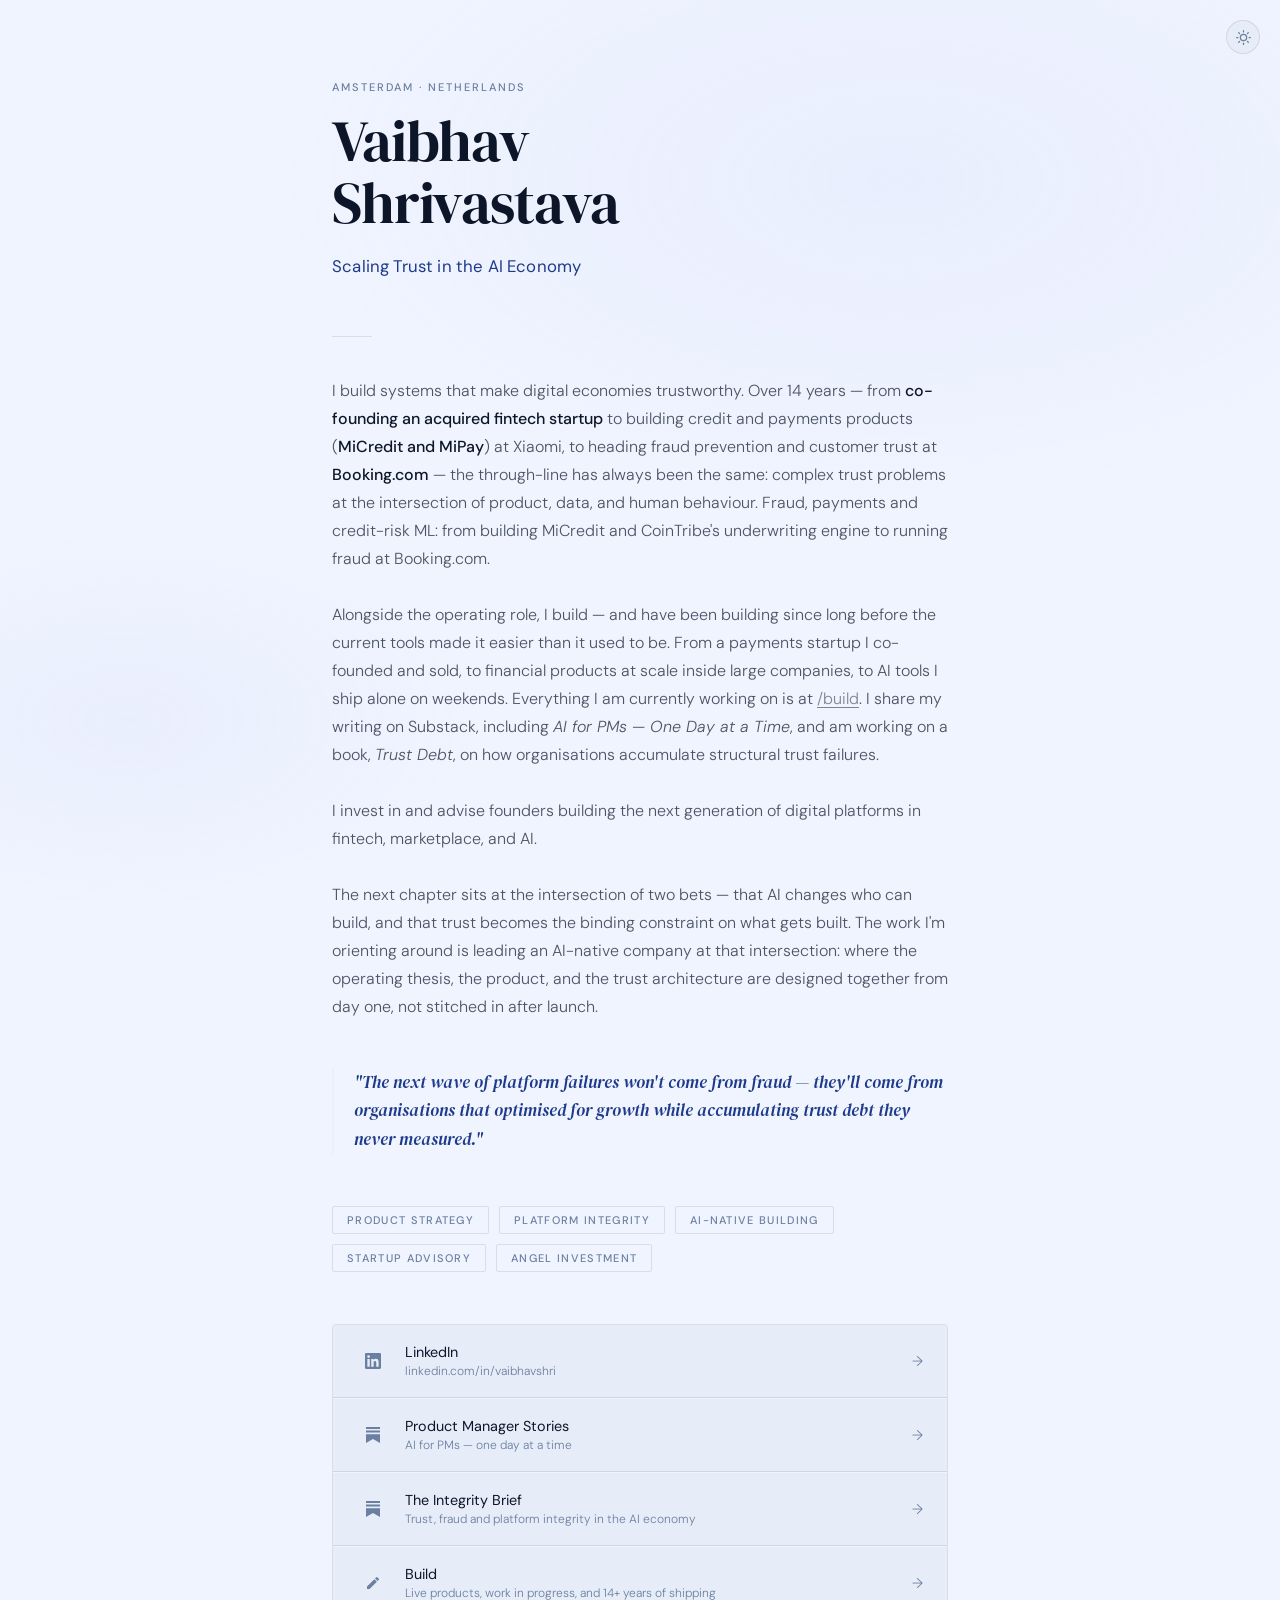
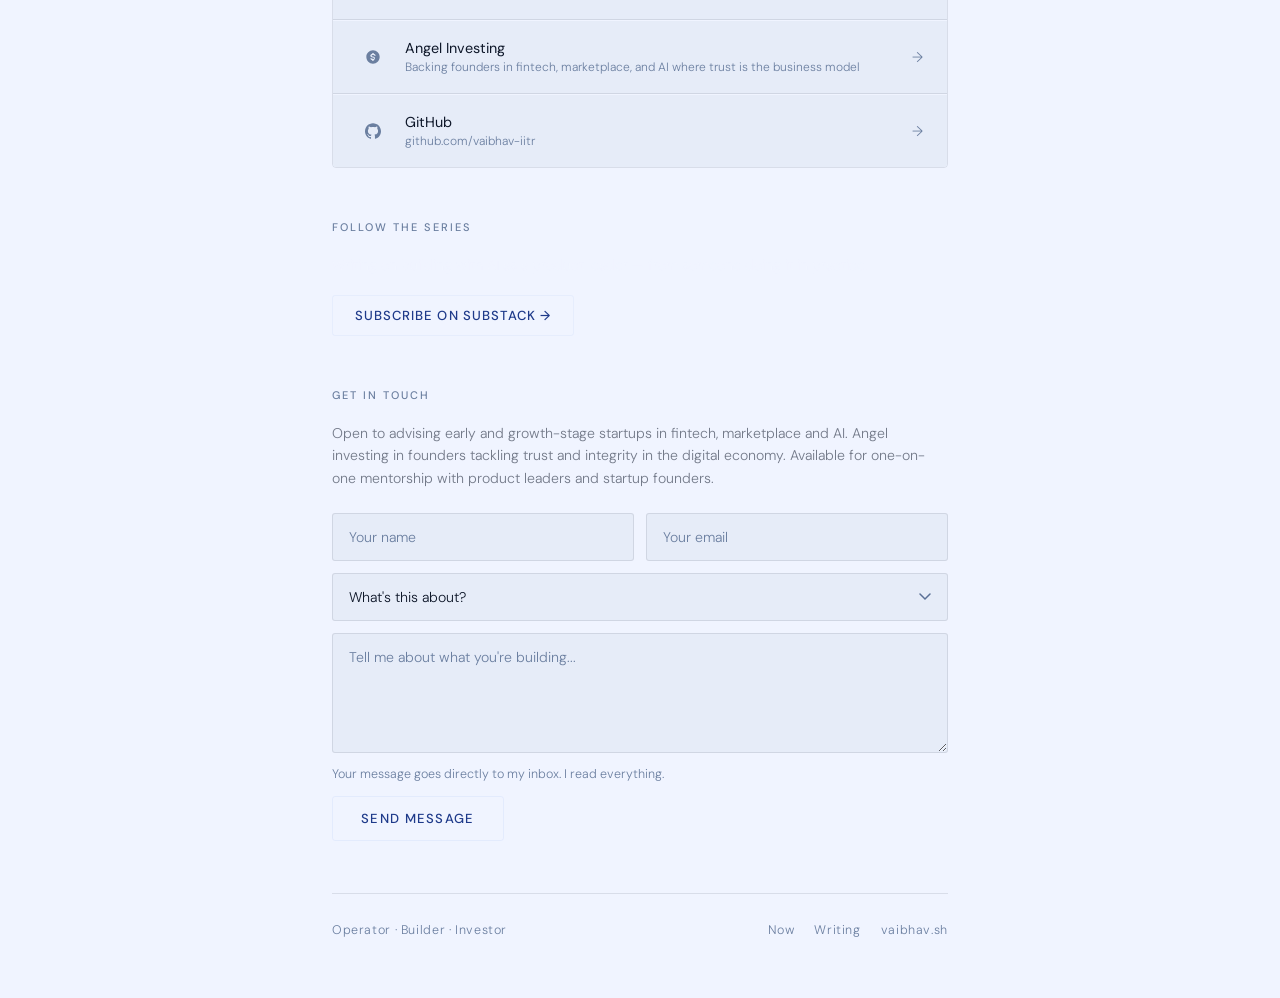
<file: index.html>
<!DOCTYPE html>
<html lang="en">
<head>
  <meta charset="UTF-8" />
  <meta name="viewport" content="width=device-width, initial-scale=1.0"/>
  <title>Vaibhav Shrivastava</title>
  <meta name="description" content="Building systems that make digital economies trustworthy. (Global) Head of Supplier Fraud at Booking.com. Writing about AI for PMs. Working on Trust Debt." />
  <meta property="og:type" content="website" />
  <meta property="og:url" content="https://vaibhav.sh" />
  <meta property="og:title" content="Vaibhav Shrivastava" />
  <meta property="og:description" content="Building systems that make digital economies trustworthy. (Global) Head of Supplier Fraud at Booking.com. Writing about AI for PMs. Working on Trust Debt." />
  <meta name="twitter:card" content="summary_large_image" />
  <meta name="twitter:title" content="Vaibhav Shrivastava" />
  <meta name="twitter:description" content="Building systems that make digital economies trustworthy. (Global) Head of Supplier Fraud at Booking.com. Writing about AI for PMs. Working on Trust Debt." />
  <meta property="og:image" content="https://vaibhav.sh/og-image.png" />
  <meta name="twitter:image" content="https://vaibhav.sh/og-image.png" />
  <link rel="icon" href="/favicon.svg" type="image/svg+xml" />
  <link rel="preconnect" href="https://fonts.googleapis.com">
  <link rel="preconnect" href="https://fonts.gstatic.com" crossorigin>
  <link href="https://fonts.googleapis.com/css2?family=DM+Serif+Display:ital@0;1&family=DM+Sans:wght@300;400;500&display=swap" rel="stylesheet">
  <link rel="stylesheet" href="/theme.css?v=2">
  <script>(function(){var t=localStorage.getItem('theme')||( window.matchMedia('(prefers-color-scheme: light)').matches?'light':'dark');if(t==='light')document.documentElement.setAttribute('data-theme','light');}());</script>
  <script type="application/ld+json">
  {
    "@context": "https://schema.org",
    "@type": "Person",
    "name": "Vaibhav Shrivastava",
    "url": "https://vaibhav.sh",
    "jobTitle": "(Global) Head of Supplier Fraud",
    "worksFor": { "@type": "Organization", "name": "Booking.com" },
    "description": "Building systems that make digital economies trustworthy. (Global) Head of Supplier Fraud at Booking.com. Writing about AI for PMs. Working on Trust Debt.",
    "sameAs": [
      "https://www.linkedin.com/in/vaibhavshri",
      "https://github.com/vaibhav-iitr",
      "https://pmstories.substack.com",
      "https://theintegritybrief.substack.com"
    ]
  }
  </script>
  <style>
    :root {
      --navy:     #080e1c;
      --navy-mid: #0d1628;
      --navy-lit: #162040;
      --accent:   #c8d8f8;
      --muted:    #5a7096;
      --white:    #f0f4ff;
      --border:   rgba(200, 216, 248, 0.1);
    }

    *, *::before, *::after { box-sizing: border-box; margin: 0; padding: 0; }

    html { scroll-behavior: smooth; }

    body {
      background: var(--navy);
      color: var(--white);
      font-family: 'DM Sans', sans-serif;
      font-weight: 300;
      min-height: 100vh;
      overflow-x: hidden;
    }

    /* Background texture */
    body::before {
      content: '';
      position: fixed;
      inset: 0;
      background:
        radial-gradient(ellipse 80% 60% at 70% 20%, rgba(30,60,120,0.25) 0%, transparent 60%),
        radial-gradient(ellipse 50% 40% at 10% 80%, rgba(15,35,80,0.3) 0%, transparent 55%);
      pointer-events: none;
      z-index: 0;
    }

    .wrap {
      position: relative;
      z-index: 1;
      max-width: 680px;
      margin: 0 auto;
      padding: 80px 32px 60px;
    }

    /* ── Header ── */
    .header {
      margin-bottom: 56px;
      opacity: 0;
      animation: fadeUp 0.8s ease forwards;
    }

    .eyebrow {
      font-size: 11px;
      font-weight: 500;
      letter-spacing: 0.18em;
      text-transform: uppercase;
      color: var(--muted);
      margin-bottom: 16px;
    }

    h1 {
      font-family: 'DM Serif Display', serif;
      font-size: clamp(2.4rem, 6vw, 3.6rem);
      font-weight: 400;
      line-height: 1.08;
      color: var(--white);
      margin-bottom: 20px;
      letter-spacing: -0.02em;
    }

    .tagline {
      font-size: 1.05rem;
      color: var(--accent);
      font-weight: 400;
      letter-spacing: 0.01em;
      line-height: 1.5;
    }

    /* ── Divider ── */
    .rule {
      width: 40px;
      height: 1px;
      background: var(--border);
      margin: 40px 0;
      opacity: 0;
      animation: fadeUp 0.8s ease 0.2s forwards;
    }

    /* ── Bio ── */
    .bio {
      font-size: 1rem;
      line-height: 1.75;
      color: rgba(240, 244, 255, 0.72);
      margin-bottom: 48px;
      opacity: 0;
      animation: fadeUp 0.8s ease 0.3s forwards;
    }

    .bio strong {
      color: var(--white);
      font-weight: 500;
    }

    /* ── Pillars ── */
    .pillars {
      display: flex;
      flex-wrap: wrap;
      gap: 10px;
      margin-bottom: 52px;
      opacity: 0;
      animation: fadeUp 0.8s ease 0.4s forwards;
    }

    .pill {
      font-size: 11px;
      font-weight: 500;
      letter-spacing: 0.12em;
      text-transform: uppercase;
      color: var(--muted);
      border: 1px solid var(--border);
      border-radius: 2px;
      padding: 6px 14px;
      transition: color 0.2s, border-color 0.2s;
    }

    .pill:hover {
      color: var(--accent);
      border-color: rgba(200,216,248,0.3);
    }

    /* ── Links ── */
    .links {
      display: flex;
      flex-direction: column;
      gap: 1px;
      margin-bottom: 52px;
      border: 1px solid var(--border);
      border-radius: 4px;
      overflow: hidden;
      opacity: 0;
      animation: fadeUp 0.8s ease 0.5s forwards;
    }

    .link-item {
      display: flex;
      align-items: center;
      justify-content: space-between;
      padding: 18px 24px;
      background: var(--navy-mid);
      text-decoration: none;
      color: var(--white);
      transition: background 0.2s;
      border-bottom: 1px solid var(--border);
    }

    .link-item:last-child { border-bottom: none; }

    .link-item:hover { background: var(--navy-lit); }

    .link-left {
      display: flex;
      align-items: center;
      gap: 16px;
    }

    .link-icon {
      width: 32px;
      height: 32px;
      display: flex;
      align-items: center;
      justify-content: center;
      color: var(--muted);
    }

    .link-icon svg {
      width: 16px;
      height: 16px;
      fill: currentColor;
    }

    .link-label {
      font-size: 0.9rem;
      font-weight: 400;
      color: var(--white);
    }

    .link-sub {
      font-size: 0.75rem;
      color: var(--muted);
      margin-top: 2px;
    }

    .link-arrow {
      color: var(--muted);
      font-size: 0.9rem;
      transition: transform 0.2s, color 0.2s;
    }

    .link-item:hover .link-arrow {
      transform: translateX(3px);
      color: var(--accent);
    }

    .link-item--muted {
      opacity: 0.5;
      cursor: default;
    }

    .link-item--muted:hover { background: var(--navy-mid); }

    .link-soon {
      font-size: 10px;
      font-weight: 500;
      letter-spacing: 0.12em;
      text-transform: uppercase;
      color: var(--muted);
      border: 1px solid var(--border);
      border-radius: 2px;
      padding: 3px 8px;
    }

    /* ── Subscribe ── */
    .subscribe-section {
      margin-bottom: 52px;
      opacity: 0;
      animation: fadeUp 0.8s ease 0.58s forwards;
    }

    .subscribe-intent {
      font-size: 0.88rem;
      color: rgba(240,244,255,0.55);
      line-height: 1.6;
      margin-bottom: 18px;
    }

    .subscribe-btn {
      display: inline-block;
      font-size: 0.82rem;
      font-weight: 500;
      letter-spacing: 0.08em;
      text-transform: uppercase;
      color: var(--accent);
      text-decoration: none;
      border: 1px solid rgba(200,216,248,0.25);
      border-radius: 3px;
      padding: 11px 22px;
      transition: background 0.2s, border-color 0.2s, color 0.2s;
    }

    .subscribe-btn:hover {
      background: rgba(200,216,248,0.07);
      border-color: rgba(200,216,248,0.45);
      color: var(--white);
    }

    /* ── Contact ── */
    .contact-section {
      margin-bottom: 52px;
      opacity: 0;
      animation: fadeUp 0.8s ease 0.6s forwards;
    }

    .section-label {
      font-size: 11px;
      font-weight: 500;
      letter-spacing: 0.18em;
      text-transform: uppercase;
      color: var(--muted);
      margin-bottom: 20px;
    }

    .contact-intent {
      font-size: 0.88rem;
      color: rgba(240,244,255,0.55);
      line-height: 1.6;
      margin-bottom: 24px;
    }

    form {
      display: flex;
      flex-direction: column;
      gap: 12px;
    }

    .form-row {
      display: grid;
      grid-template-columns: 1fr 1fr;
      gap: 12px;
    }

    input, textarea {
      width: 100%;
      background: var(--navy-mid);
      border: 1px solid var(--border);
      border-radius: 3px;
      padding: 14px 16px;
      color: var(--white);
      font-family: 'DM Sans', sans-serif;
      font-size: 0.88rem;
      font-weight: 300;
      outline: none;
      transition: border-color 0.2s;
      -webkit-appearance: none;
    }

    input::placeholder, textarea::placeholder {
      color: var(--muted);
    }

    input:focus, textarea:focus {
      border-color: rgba(200,216,248,0.35);
    }

    textarea {
      resize: vertical;
      min-height: 120px;
    }

    select {
      width: 100%;
      background: var(--navy-mid);
      border: 1px solid var(--border);
      border-radius: 3px;
      padding: 14px 16px;
      color: var(--white);
      font-family: 'DM Sans', sans-serif;
      font-size: 0.88rem;
      font-weight: 300;
      outline: none;
      transition: border-color 0.2s;
      -webkit-appearance: none;
      appearance: none;
      cursor: pointer;
      background-image: url("data:image/svg+xml,%3Csvg xmlns='http://www.w3.org/2000/svg' width='12' height='8' viewBox='0 0 12 8'%3E%3Cpath d='M1 1l5 5 5-5' stroke='%235a7096' stroke-width='1.5' fill='none' stroke-linecap='round'/%3E%3C/svg%3E");
      background-repeat: no-repeat;
      background-position: right 16px center;
    }

    select:focus { border-color: rgba(200,216,248,0.35); }
    select option { background: var(--navy-mid); color: var(--white); }

    /* ── Thesis pull-quote ── */
    .thesis {
      font-family: 'DM Serif Display', serif;
      font-style: italic;
      font-size: 1.05rem;
      line-height: 1.7;
      color: var(--accent);
      border-left: 2px solid rgba(200,216,248,0.15);
      padding-left: 20px;
      margin: 0 0 52px;
      opacity: 0;
      animation: fadeUp 0.8s ease 0.35s forwards;
    }

    /* ── Footer nav ── */
    .footer-nav { display: flex; align-items: center; gap: 20px; }
    .footer-nav-link {
      font-size: 0.78rem;
      color: var(--muted);
      text-decoration: none;
      letter-spacing: 0.05em;
      transition: color 0.2s;
    }
    .footer-nav-link:hover { color: var(--accent); }

    .form-note {
      font-size: 0.78rem;
      color: var(--muted);
      line-height: 1.5;
    }

    button[type="submit"] {
      align-self: flex-start;
      background: transparent;
      border: 1px solid rgba(200,216,248,0.3);
      border-radius: 3px;
      padding: 13px 28px;
      color: var(--accent);
      font-family: 'DM Sans', sans-serif;
      font-size: 0.82rem;
      font-weight: 500;
      letter-spacing: 0.1em;
      text-transform: uppercase;
      cursor: pointer;
      transition: background 0.2s, border-color 0.2s, color 0.2s;
    }

    button[type="submit"]:hover {
      background: rgba(200,216,248,0.07);
      border-color: rgba(200,216,248,0.5);
      color: var(--white);
    }

    .success-msg {
      display: none;
      font-size: 0.88rem;
      color: var(--accent);
      padding: 14px 16px;
      border: 1px solid rgba(200,216,248,0.2);
      border-radius: 3px;
      background: rgba(200,216,248,0.04);
    }

    /* ── Footer ── */
    footer {
      border-top: 1px solid var(--border);
      padding-top: 28px;
      display: flex;
      justify-content: space-between;
      align-items: center;
      opacity: 0;
      animation: fadeUp 0.8s ease 0.7s forwards;
    }

    .footer-name {
      font-size: 0.78rem;
      color: var(--muted);
      letter-spacing: 0.05em;
    }

    .footer-domain {
      font-size: 0.78rem;
      color: var(--muted);
      letter-spacing: 0.05em;
    }

    /* ── Animations ── */
    @keyframes fadeUp {
      from { opacity: 0; transform: translateY(16px); }
      to   { opacity: 1; transform: translateY(0); }
    }

    /* ── Responsive ── */
    @media (max-width: 480px) {
      .wrap { padding: 56px 24px 48px; }
      .form-row { grid-template-columns: 1fr; }
      footer { flex-direction: column; gap: 8px; text-align: center; }
    }
  </style>
</head>
<body>
  <button class="theme-toggle" id="themeToggle" aria-label="Toggle theme">
    <svg class="icon-moon" viewBox="0 0 24 24"><path d="M21 12.79A9 9 0 1 1 11.21 3 7 7 0 0 0 21 12.79z"/></svg>
    <svg class="icon-sun" viewBox="0 0 24 24"><circle cx="12" cy="12" r="5"/><line x1="12" y1="1" x2="12" y2="3"/><line x1="12" y1="21" x2="12" y2="23"/><line x1="4.22" y1="4.22" x2="5.64" y2="5.64"/><line x1="18.36" y1="18.36" x2="19.78" y2="19.78"/><line x1="1" y1="12" x2="3" y2="12"/><line x1="21" y1="12" x2="23" y2="12"/><line x1="4.22" y1="19.78" x2="5.64" y2="18.36"/><line x1="18.36" y1="5.64" x2="19.78" y2="4.22"/></svg>
  </button>
  <div class="wrap">

    <!-- Header -->
    <header class="header">
      <p class="eyebrow">Amsterdam · Netherlands</p>
      <h1>Vaibhav<br>Shrivastava</h1>
      <p class="tagline">Scaling Trust in the AI Economy</p>
    </header>

    <div class="rule"></div>

    <!-- Bio -->
    <p class="bio">
      I build systems that make digital economies trustworthy. Over 14 years — from
      <strong>co-founding an acquired fintech startup</strong> to building credit and payments
      products (<strong>MiCredit and MiPay</strong>) at Xiaomi, to heading fraud prevention and customer
      trust at <strong>Booking.com</strong> — the through-line has always been the same:
      complex trust problems at the intersection of product, data, and human behaviour. Fraud, payments and credit-risk ML: from building MiCredit and CoinTribe's underwriting engine to running fraud at Booking.com.<br><br>
      Alongside the operating role, I build — and have been building since long before the current
      tools made it easier than it used to be. From a payments startup I co-founded and sold, to
      financial products at scale inside large companies, to AI tools I ship alone on weekends.
      Everything I am currently working on is at <a href="/build" style="color:inherit;text-decoration:underline;text-underline-offset:3px;opacity:0.7">/build</a>. I share my writing
      on Substack, including <em>AI for PMs — One Day at a Time</em>, and am working on a book, <em>Trust Debt</em>,
      on how organisations accumulate structural trust failures.<br><br>
      I invest in and advise founders building the next generation of digital platforms in
      fintech, marketplace, and AI.<br><br>
      The next chapter sits at the intersection of two bets — that AI changes who can build,
      and that trust becomes the binding constraint on what gets built. The work I'm orienting
      around is leading an AI-native company at that intersection: where the operating thesis,
      the product, and the trust architecture are designed together from day one, not stitched
      in after launch.
    </p>

    <!-- Thesis pull-quote -->
    <blockquote class="thesis">"The next wave of platform failures won't come from fraud — they'll come from organisations that optimised for growth while accumulating trust debt they never measured."</blockquote>

    <!-- Pillars -->
    <div class="pillars">
      <span class="pill">Product Strategy</span>
      <span class="pill">Platform Integrity</span>
      <span class="pill">AI-Native Building</span>
      <span class="pill">Startup Advisory</span>
      <span class="pill">Angel Investment</span>
    </div>

    <!-- Links -->
    <div class="links">
      <a class="link-item" href="https://www.linkedin.com/in/vaibhavshri" target="_blank" rel="noopener">
        <div class="link-left">
          <div class="link-icon">
            <svg viewBox="0 0 24 24" xmlns="http://www.w3.org/2000/svg">
              <path d="M20.447 20.452h-3.554v-5.569c0-1.328-.027-3.037-1.852-3.037-1.853 0-2.136 1.445-2.136 2.939v5.667H9.351V9h3.414v1.561h.046c.477-.9 1.637-1.85 3.37-1.85 3.601 0 4.267 2.37 4.267 5.455v6.286zM5.337 7.433a2.062 2.062 0 01-2.063-2.065 2.064 2.064 0 112.063 2.065zm1.782 13.019H3.555V9h3.564v11.452zM22.225 0H1.771C.792 0 0 .774 0 1.729v20.542C0 23.227.792 24 1.771 24h20.451C23.2 24 24 23.227 24 22.271V1.729C24 .774 23.2 0 22.222 0h.003z"/>
            </svg>
          </div>
          <div>
            <div class="link-label">LinkedIn</div>
            <div class="link-sub">linkedin.com/in/vaibhavshri</div>
          </div>
        </div>
        <span class="link-arrow">→</span>
      </a>

      <a class="link-item" href="https://pmstories.substack.com" target="_blank" rel="noopener">
        <div class="link-left">
          <div class="link-icon">
            <svg viewBox="0 0 24 24" xmlns="http://www.w3.org/2000/svg">
              <path d="M22.539 8.242H1.46V5.406h21.08v2.836zM1.46 10.812V24L12 18.11 22.54 24V10.812H1.46zM22.54 0H1.46v2.836h21.08V0z"/>
            </svg>
          </div>
          <div>
            <div class="link-label">Product Manager Stories</div>
            <div class="link-sub">AI for PMs — one day at a time</div>
          </div>
        </div>
        <span class="link-arrow">→</span>
      </a>

      <a class="link-item" href="https://theintegritybrief.substack.com" target="_blank" rel="noopener">
        <div class="link-left">
          <div class="link-icon">
            <svg viewBox="0 0 24 24" xmlns="http://www.w3.org/2000/svg">
              <path d="M22.539 8.242H1.46V5.406h21.08v2.836zM1.46 10.812V24L12 18.11 22.54 24V10.812H1.46zM22.54 0H1.46v2.836h21.08V0z"/>
            </svg>
          </div>
          <div>
            <div class="link-label">The Integrity Brief</div>
            <div class="link-sub">Trust, fraud and platform integrity in the AI economy</div>
          </div>
        </div>
        <span class="link-arrow">→</span>
      </a>

      <a class="link-item" href="/build">
        <div class="link-left">
          <div class="link-icon">
            <svg viewBox="0 0 24 24" xmlns="http://www.w3.org/2000/svg" fill="currentColor">
              <path d="M3 17.25V21h3.75L17.81 9.94l-3.75-3.75L3 17.25zM20.71 7.04a1 1 0 0 0 0-1.41l-2.34-2.34a1 1 0 0 0-1.41 0l-1.83 1.83 3.75 3.75 1.83-1.83z"/>
            </svg>
          </div>
          <div>
            <div class="link-label">Build</div>
            <div class="link-sub">Live products, work in progress, and 14+ years of shipping</div>
          </div>
        </div>
        <span class="link-arrow">→</span>
      </a>

      <a class="link-item" href="/invest">
        <div class="link-left">
          <div class="link-icon">
            <svg viewBox="0 0 24 24" xmlns="http://www.w3.org/2000/svg" fill="currentColor">
              <path d="M12 2C6.48 2 2 6.48 2 12s4.48 10 10 10 10-4.48 10-10S17.52 2 12 2zm1 14.93V18h-2v-1.07C9.39 16.57 8 15.4 8 14h2c0 .55.9 1 2 1s2-.45 2-1c0-.62-.57-1-2.27-1.37C9.79 12.2 8 11.45 8 10c0-1.4 1.39-2.57 3-2.93V6h2v1.07c1.61.36 3 1.53 3 2.93h-2c0-.55-.9-1-2-1s-2 .45-2 1c0 .62.57 1 2.27 1.37C13.21 11.8 15 12.55 15 14c0 1.4-1.39 2.57-3 2.93z"/>
            </svg>
          </div>
          <div>
            <div class="link-label">Angel Investing</div>
            <div class="link-sub">Backing founders in fintech, marketplace, and AI where trust is the business model</div>
          </div>
        </div>
        <span class="link-arrow">→</span>
      </a>

      <a class="link-item" href="https://github.com/vaibhav-iitr" target="_blank" rel="noopener">
        <div class="link-left">
          <div class="link-icon">
            <svg viewBox="0 0 24 24" xmlns="http://www.w3.org/2000/svg">
              <path d="M12 .297c-6.63 0-12 5.373-12 12 0 5.303 3.438 9.8 8.205 11.385.6.113.82-.258.82-.577 0-.285-.01-1.04-.015-2.04-3.338.724-4.042-1.61-4.042-1.61C4.422 18.07 3.633 17.7 3.633 17.7c-1.087-.744.084-.729.084-.729 1.205.084 1.838 1.236 1.838 1.236 1.07 1.835 2.809 1.305 3.495.998.108-.776.417-1.305.76-1.605-2.665-.3-5.466-1.332-5.466-5.93 0-1.31.465-2.38 1.235-3.22-.135-.303-.54-1.523.105-3.176 0 0 1.005-.322 3.3 1.23.96-.267 1.98-.399 3-.405 1.02.006 2.04.138 3 .405 2.28-1.552 3.285-1.23 3.285-1.23.645 1.653.24 2.873.12 3.176.765.84 1.23 1.91 1.23 3.22 0 4.61-2.805 5.625-5.475 5.92.42.36.81 1.096.81 2.22 0 1.606-.015 2.896-.015 3.286 0 .315.21.69.825.57C20.565 22.092 24 17.592 24 12.297c0-6.627-5.373-12-12-12"/>
            </svg>
          </div>
          <div>
            <div class="link-label">GitHub</div>
            <div class="link-sub">github.com/vaibhav-iitr</div>
          </div>
        </div>
        <span class="link-arrow">→</span>
      </a>
    </div>

    <!-- Subscribe CTA -->
    <div class="subscribe-section">
      <p class="section-label">Follow the series</p>
      <p class="subscribe-intent">Writing on building with AI as a product leader — from someone doing it in practice.</p>
      <a class="subscribe-btn" href="https://pmstories.substack.com/subscribe" target="_blank" rel="noopener">Subscribe on Substack →</a>
    </div>

    <!-- Contact -->
    <div class="contact-section">
      <p class="section-label">Get in touch</p>
      <p class="contact-intent">
        Open to advising early and growth-stage startups in fintech, marketplace and AI.
        Angel investing in founders tackling trust and integrity in the digital economy.
        Available for one-on-one mentorship with product leaders and startup founders.
      </p>
      <form id="contactForm" action="https://formspree.io/f/xdapozjl" method="POST">
        <div class="form-row">
          <input type="text" name="name" placeholder="Your name" required />
          <input type="email" name="email" placeholder="Your email" required />
        </div>
        <select name="subject">
          <option value="" disabled selected>What's this about?</option>
          <option value="Advisory engagement">Advisory engagement</option>
          <option value="Mentorship">Mentorship — PM or founder</option>
          <option value="Angel investment">Angel investment pitch</option>
          <option value="Speaking or podcast">Speaking or podcast</option>
          <option value="Press">Press</option>
          <option value="Other">Other</option>
        </select>
        <textarea name="message" placeholder="Tell me about what you're building..." required></textarea>
        <input type="text" name="_gotcha" style="display:none" tabindex="-1" autocomplete="off" />
        <p class="form-note">Your message goes directly to my inbox. I read everything.</p>
        <button type="submit">Send message</button>
        <div class="success-msg" id="successMsg">
          Thanks — I'll be in touch shortly.
        </div>
      </form>
    </div>

    <!-- Footer -->
    <footer>
      <span class="footer-name">Operator · Builder · Investor</span>
      <nav class="footer-nav">
        <a href="/now" class="footer-nav-link">Now</a>
        <a href="/writing" class="footer-nav-link">Writing</a>
        <span class="footer-domain">vaibhav.sh</span>
      </nav>
    </footer>

  </div>

  <script>
    document.getElementById('contactForm').addEventListener('submit', async function(e) {
      e.preventDefault();
      const form = this;
      const btn = form.querySelector('button[type="submit"]');
      const successMsg = document.getElementById('successMsg');

      btn.disabled = true;
      btn.textContent = 'Sending…';

      try {
        const res = await fetch(form.action, {
          method: 'POST',
          body: new FormData(form),
          headers: { 'Accept': 'application/json' }
        });

        if (res.ok) {
          successMsg.style.display = 'block';
          form.reset();
          btn.style.display = 'none';
        } else {
          btn.textContent = 'Something went wrong — email me directly';
          btn.disabled = false;
        }
      } catch {
        btn.textContent = 'Something went wrong — email me directly';
        btn.disabled = false;
      }
    });
  </script>
  <script src="/theme.js" defer></script>
</body>
</html>
</file>
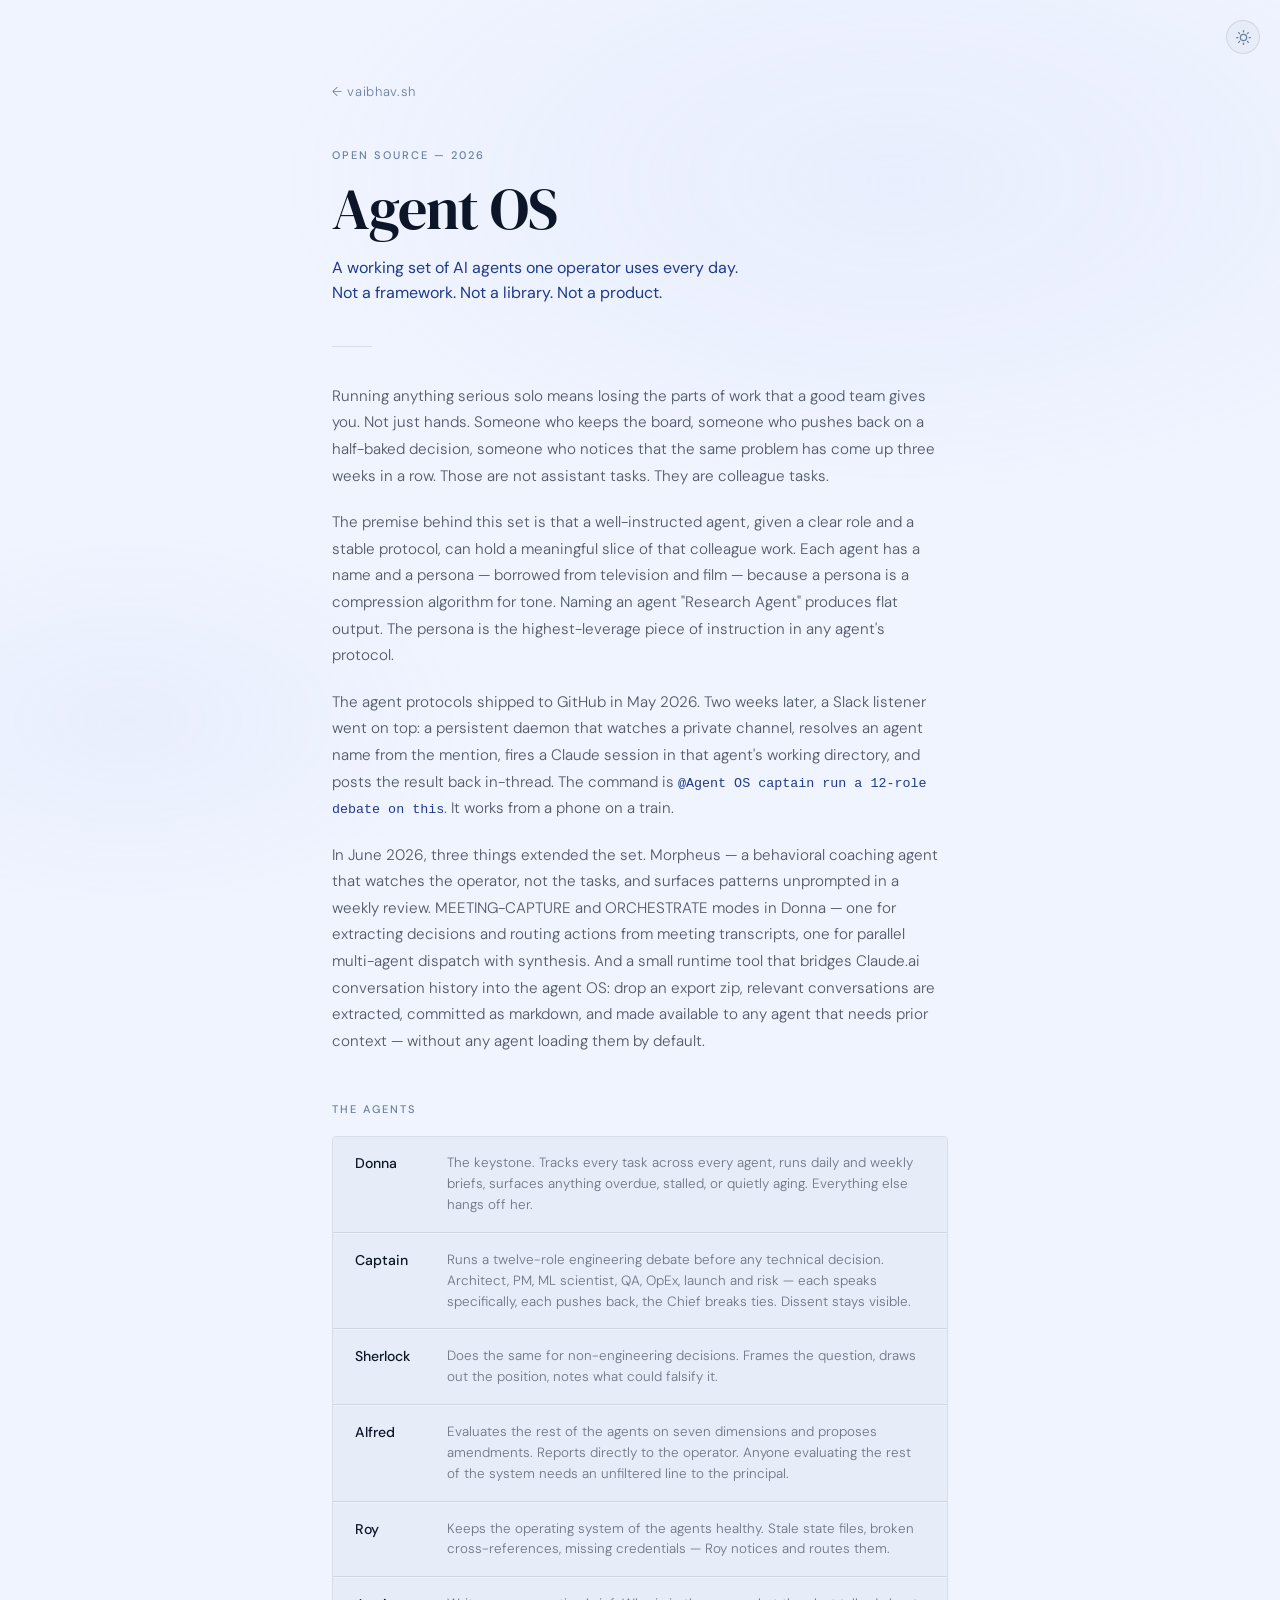
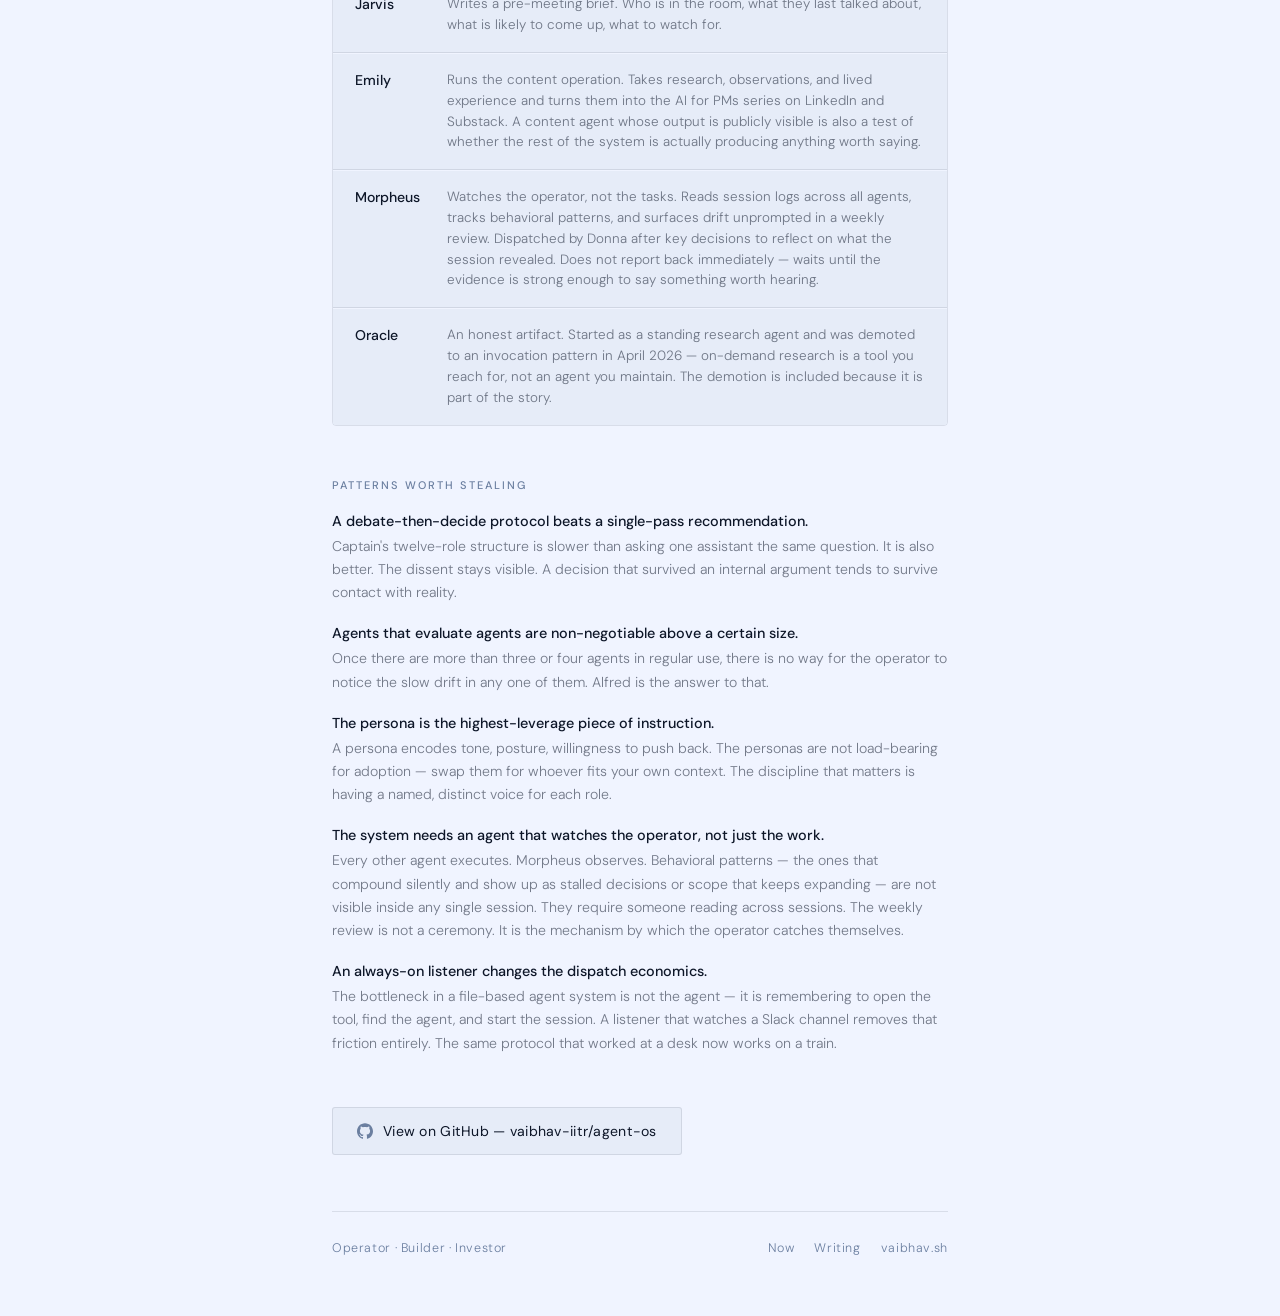
<file: agent-os.html>
<!DOCTYPE html>
<html lang="en">
<head>
  <meta charset="UTF-8" />
  <meta name="viewport" content="width=device-width, initial-scale=1.0"/>
  <title>Agent OS — Vaibhav Shrivastava</title>
  <meta name="description" content="A working set of AI agents one operator uses every day — with a runtime that dispatches them on demand from any device via Slack. Not a framework. Not a product." />
  <meta property="og:type" content="website" />
  <meta property="og:url" content="https://vaibhav.sh/agent-os" />
  <meta property="og:title" content="Agent OS — Vaibhav Shrivastava" />
  <meta property="og:description" content="A working set of AI agents one operator uses every day. Not a framework. Not a product." />
  <meta property="og:image" content="https://vaibhav.sh/og-image.png" />
  <meta name="twitter:card" content="summary_large_image" />
  <meta name="twitter:image" content="https://vaibhav.sh/og-image.png" />
  <link rel="icon" href="/favicon.svg" type="image/svg+xml" />
  <link rel="preconnect" href="https://fonts.googleapis.com">
  <link rel="preconnect" href="https://fonts.gstatic.com" crossorigin>
  <link href="https://fonts.googleapis.com/css2?family=DM+Serif+Display:ital@0;1&family=DM+Sans:wght@300;400;500&display=swap" rel="stylesheet">
  <link rel="stylesheet" href="/theme.css?v=2">
  <script>(function(){var t=localStorage.getItem('theme')||(window.matchMedia('(prefers-color-scheme: light)').matches?'light':'dark');if(t==='light')document.documentElement.setAttribute('data-theme','light');}());</script>
  <style>
    :root {
      --navy:     #080e1c;
      --navy-mid: #0d1628;
      --navy-lit: #162040;
      --accent:   #c8d8f8;
      --muted:    #5a7096;
      --white:    #f0f4ff;
      --border:   rgba(200, 216, 248, 0.1);
    }

    *, *::before, *::after { box-sizing: border-box; margin: 0; padding: 0; }
    html { scroll-behavior: smooth; }

    body {
      background: var(--navy);
      color: var(--white);
      font-family: 'DM Sans', sans-serif;
      font-weight: 300;
      min-height: 100vh;
      overflow-x: hidden;
    }

    body::before {
      content: '';
      position: fixed;
      inset: 0;
      background:
        radial-gradient(ellipse 80% 60% at 70% 20%, rgba(30,60,120,0.25) 0%, transparent 60%),
        radial-gradient(ellipse 50% 40% at 10% 80%, rgba(15,35,80,0.3) 0%, transparent 55%);
      pointer-events: none;
      z-index: 0;
    }

    .wrap {
      position: relative;
      z-index: 1;
      max-width: 680px;
      margin: 0 auto;
      padding: 80px 32px 60px;
    }

    .back-link {
      display: inline-block;
      font-size: 0.82rem;
      color: var(--muted);
      text-decoration: none;
      letter-spacing: 0.05em;
      transition: color 0.2s;
      margin-bottom: 48px;
      opacity: 0;
      animation: fadeUp 0.6s ease forwards;
    }
    .back-link:hover { color: var(--accent); }

    .header {
      margin-bottom: 40px;
      opacity: 0;
      animation: fadeUp 0.8s ease 0.1s forwards;
    }

    .eyebrow {
      font-size: 11px;
      font-weight: 500;
      letter-spacing: 0.18em;
      text-transform: uppercase;
      color: var(--muted);
      margin-bottom: 16px;
    }

    h1 {
      font-family: 'DM Serif Display', serif;
      font-size: clamp(2.4rem, 6vw, 3.6rem);
      font-weight: 400;
      line-height: 1.08;
      color: var(--white);
      letter-spacing: -0.02em;
      margin-bottom: 16px;
    }

    .tagline {
      font-size: 1rem;
      color: var(--accent);
      font-weight: 400;
      line-height: 1.55;
    }

    .rule {
      width: 40px;
      height: 1px;
      background: var(--border);
      margin: 36px 0;
      opacity: 0;
      animation: fadeUp 0.8s ease 0.2s forwards;
    }

    .prose {
      opacity: 0;
      animation: fadeUp 0.8s ease 0.3s forwards;
      margin-bottom: 48px;
    }

    .prose p {
      font-size: 0.95rem;
      line-height: 1.75;
      color: rgba(240, 244, 255, 0.7);
      margin-bottom: 20px;
    }
    .prose p:last-child { margin-bottom: 0; }

    .section-label {
      font-size: 11px;
      font-weight: 500;
      letter-spacing: 0.18em;
      text-transform: uppercase;
      color: var(--muted);
      margin-bottom: 20px;
    }

    /* Agents grid */
    .agents {
      opacity: 0;
      animation: fadeUp 0.8s ease 0.4s forwards;
      margin-bottom: 52px;
    }

    .agent-list {
      display: flex;
      flex-direction: column;
      gap: 1px;
      border: 1px solid var(--border);
      border-radius: 4px;
      overflow: hidden;
    }

    .agent-item {
      display: flex;
      align-items: flex-start;
      gap: 20px;
      padding: 16px 22px;
      background: var(--navy-mid);
      border-bottom: 1px solid var(--border);
    }
    .agent-item:last-child { border-bottom: none; }

    .agent-name {
      font-size: 0.88rem;
      font-weight: 500;
      color: var(--white);
      min-width: 72px;
      flex-shrink: 0;
      padding-top: 1px;
    }

    .agent-desc {
      font-size: 0.84rem;
      line-height: 1.55;
      color: rgba(240, 244, 255, 0.55);
    }

    /* Patterns */
    .patterns {
      opacity: 0;
      animation: fadeUp 0.8s ease 0.5s forwards;
      margin-bottom: 52px;
    }

    .pattern-list {
      display: flex;
      flex-direction: column;
      gap: 20px;
    }

    .pattern-item {}

    .pattern-title {
      display: block;
      font-size: 0.9rem;
      font-weight: 500;
      color: var(--white);
      margin-bottom: 5px;
    }

    .pattern-body {
      font-size: 0.88rem;
      line-height: 1.65;
      color: rgba(240, 244, 255, 0.55);
    }

    /* CTA */
    .cta {
      opacity: 0;
      animation: fadeUp 0.8s ease 0.58s forwards;
      margin-bottom: 56px;
    }

    .cta-link {
      display: inline-flex;
      align-items: center;
      gap: 10px;
      padding: 14px 24px;
      background: var(--navy-mid);
      border: 1px solid var(--border);
      border-radius: 3px;
      color: var(--white);
      text-decoration: none;
      font-size: 0.88rem;
      font-weight: 400;
      letter-spacing: 0.02em;
      transition: background 0.2s, border-color 0.2s;
    }
    .cta-link:hover {
      background: var(--navy-lit);
      border-color: rgba(200,216,248,0.25);
    }
    .cta-link svg {
      width: 16px;
      height: 16px;
      fill: var(--muted);
      flex-shrink: 0;
    }

    footer {
      border-top: 1px solid var(--border);
      padding-top: 28px;
      display: flex;
      justify-content: space-between;
      align-items: center;
      opacity: 0;
      animation: fadeUp 0.8s ease 0.65s forwards;
    }

    .footer-name {
      font-size: 0.78rem;
      color: var(--muted);
      letter-spacing: 0.05em;
    }

    .footer-nav {
      display: flex;
      align-items: center;
      gap: 20px;
    }

    .footer-nav-link {
      font-size: 0.78rem;
      color: var(--muted);
      text-decoration: none;
      letter-spacing: 0.05em;
      transition: color 0.2s;
    }
    .footer-nav-link:hover { color: var(--accent); }

    .footer-domain {
      font-size: 0.78rem;
      color: var(--muted);
      letter-spacing: 0.05em;
    }

    @keyframes fadeUp {
      from { opacity: 0; transform: translateY(16px); }
      to   { opacity: 1; transform: translateY(0); }
    }

    @media (max-width: 480px) {
      .wrap { padding: 56px 24px 48px; }
      .agent-item { flex-direction: column; gap: 6px; }
      .agent-name { min-width: unset; }
      footer { flex-direction: column; gap: 12px; text-align: center; }
      .footer-nav { justify-content: center; }
    }
  </style>
</head>
<body>
  <button class="theme-toggle" id="themeToggle" aria-label="Toggle theme">
    <svg class="icon-moon" viewBox="0 0 24 24"><path d="M21 12.79A9 9 0 1 1 11.21 3 7 7 0 0 0 21 12.79z"/></svg>
    <svg class="icon-sun" viewBox="0 0 24 24"><circle cx="12" cy="12" r="5"/><line x1="12" y1="1" x2="12" y2="3"/><line x1="12" y1="21" x2="12" y2="23"/><line x1="4.22" y1="4.22" x2="5.64" y2="5.64"/><line x1="18.36" y1="18.36" x2="19.78" y2="19.78"/><line x1="1" y1="12" x2="3" y2="12"/><line x1="21" y1="12" x2="23" y2="12"/><line x1="4.22" y1="19.78" x2="5.64" y2="18.36"/><line x1="18.36" y1="5.64" x2="19.78" y2="4.22"/></svg>
  </button>
  <div class="wrap">

    <a href="/" class="back-link">← vaibhav.sh</a>

    <header class="header">
      <p class="eyebrow">Open source — 2026</p>
      <h1>Agent OS</h1>
      <p class="tagline">A working set of AI agents one operator uses every day.<br>Not a framework. Not a library. Not a product.</p>
    </header>

    <div class="rule"></div>

    <div class="prose">
      <p>Running anything serious solo means losing the parts of work that a good team gives you. Not just hands. Someone who keeps the board, someone who pushes back on a half-baked decision, someone who notices that the same problem has come up three weeks in a row. Those are not assistant tasks. They are colleague tasks.</p>
      <p>The premise behind this set is that a well-instructed agent, given a clear role and a stable protocol, can hold a meaningful slice of that colleague work. Each agent has a name and a persona — borrowed from television and film — because a persona is a compression algorithm for tone. Naming an agent "Research Agent" produces flat output. The persona is the highest-leverage piece of instruction in any agent's protocol.</p>
      <p>The agent protocols shipped to GitHub in May 2026. Two weeks later, a Slack listener went on top: a persistent daemon that watches a private channel, resolves an agent name from the mention, fires a Claude session in that agent's working directory, and posts the result back in-thread. The command is <code style="font-family:monospace;font-size:0.88em;color:var(--accent)">@Agent OS captain run a 12-role debate on this</code>. It works from a phone on a train.</p>
      <p>In June 2026, three things extended the set. Morpheus — a behavioral coaching agent that watches the operator, not the tasks, and surfaces patterns unprompted in a weekly review. MEETING-CAPTURE and ORCHESTRATE modes in Donna — one for extracting decisions and routing actions from meeting transcripts, one for parallel multi-agent dispatch with synthesis. And a small runtime tool that bridges Claude.ai conversation history into the agent OS: drop an export zip, relevant conversations are extracted, committed as markdown, and made available to any agent that needs prior context — without any agent loading them by default.</p>
    </div>

    <div class="agents">
      <p class="section-label">The agents</p>
      <div class="agent-list">
        <div class="agent-item">
          <span class="agent-name">Donna</span>
          <span class="agent-desc">The keystone. Tracks every task across every agent, runs daily and weekly briefs, surfaces anything overdue, stalled, or quietly aging. Everything else hangs off her.</span>
        </div>
        <div class="agent-item">
          <span class="agent-name">Captain</span>
          <span class="agent-desc">Runs a twelve-role engineering debate before any technical decision. Architect, PM, ML scientist, QA, OpEx, launch and risk — each speaks specifically, each pushes back, the Chief breaks ties. Dissent stays visible.</span>
        </div>
        <div class="agent-item">
          <span class="agent-name">Sherlock</span>
          <span class="agent-desc">Does the same for non-engineering decisions. Frames the question, draws out the position, notes what could falsify it.</span>
        </div>
        <div class="agent-item">
          <span class="agent-name">Alfred</span>
          <span class="agent-desc">Evaluates the rest of the agents on seven dimensions and proposes amendments. Reports directly to the operator. Anyone evaluating the rest of the system needs an unfiltered line to the principal.</span>
        </div>
        <div class="agent-item">
          <span class="agent-name">Roy</span>
          <span class="agent-desc">Keeps the operating system of the agents healthy. Stale state files, broken cross-references, missing credentials — Roy notices and routes them.</span>
        </div>
        <div class="agent-item">
          <span class="agent-name">Jarvis</span>
          <span class="agent-desc">Writes a pre-meeting brief. Who is in the room, what they last talked about, what is likely to come up, what to watch for.</span>
        </div>
        <div class="agent-item">
          <span class="agent-name">Emily</span>
          <span class="agent-desc">Runs the content operation. Takes research, observations, and lived experience and turns them into the AI for PMs series on LinkedIn and Substack. A content agent whose output is publicly visible is also a test of whether the rest of the system is actually producing anything worth saying.</span>
        </div>
        <div class="agent-item">
          <span class="agent-name">Morpheus</span>
          <span class="agent-desc">Watches the operator, not the tasks. Reads session logs across all agents, tracks behavioral patterns, and surfaces drift unprompted in a weekly review. Dispatched by Donna after key decisions to reflect on what the session revealed. Does not report back immediately — waits until the evidence is strong enough to say something worth hearing.</span>
        </div>
        <div class="agent-item">
          <span class="agent-name">Oracle</span>
          <span class="agent-desc">An honest artifact. Started as a standing research agent and was demoted to an invocation pattern in April 2026 — on-demand research is a tool you reach for, not an agent you maintain. The demotion is included because it is part of the story.</span>
        </div>
      </div>
    </div>

    <div class="patterns">
      <p class="section-label">Patterns worth stealing</p>
      <div class="pattern-list">
        <div class="pattern-item">
          <strong class="pattern-title">A debate-then-decide protocol beats a single-pass recommendation.</strong>
          <p class="pattern-body">Captain's twelve-role structure is slower than asking one assistant the same question. It is also better. The dissent stays visible. A decision that survived an internal argument tends to survive contact with reality.</p>
        </div>
        <div class="pattern-item">
          <strong class="pattern-title">Agents that evaluate agents are non-negotiable above a certain size.</strong>
          <p class="pattern-body">Once there are more than three or four agents in regular use, there is no way for the operator to notice the slow drift in any one of them. Alfred is the answer to that.</p>
        </div>
        <div class="pattern-item">
          <strong class="pattern-title">The persona is the highest-leverage piece of instruction.</strong>
          <p class="pattern-body">A persona encodes tone, posture, willingness to push back. The personas are not load-bearing for adoption — swap them for whoever fits your own context. The discipline that matters is having a named, distinct voice for each role.</p>
        </div>
        <div class="pattern-item">
          <strong class="pattern-title">The system needs an agent that watches the operator, not just the work.</strong>
          <p class="pattern-body">Every other agent executes. Morpheus observes. Behavioral patterns — the ones that compound silently and show up as stalled decisions or scope that keeps expanding — are not visible inside any single session. They require someone reading across sessions. The weekly review is not a ceremony. It is the mechanism by which the operator catches themselves.</p>
        </div>
        <div class="pattern-item">
          <strong class="pattern-title">An always-on listener changes the dispatch economics.</strong>
          <p class="pattern-body">The bottleneck in a file-based agent system is not the agent — it is remembering to open the tool, find the agent, and start the session. A listener that watches a Slack channel removes that friction entirely. The same protocol that worked at a desk now works on a train.</p>
        </div>
      </div>
    </div>

    <div class="cta">
      <a class="cta-link" href="https://github.com/vaibhav-iitr/agent-os" target="_blank" rel="noopener">
        <svg viewBox="0 0 24 24" xmlns="http://www.w3.org/2000/svg"><path d="M12 .297c-6.63 0-12 5.373-12 12 0 5.303 3.438 9.8 8.205 11.385.6.113.82-.258.82-.577 0-.285-.01-1.04-.015-2.04-3.338.724-4.042-1.61-4.042-1.61C4.422 18.07 3.633 17.7 3.633 17.7c-1.087-.744.084-.729.084-.729 1.205.084 1.838 1.236 1.838 1.236 1.07 1.835 2.809 1.305 3.495.998.108-.776.417-1.305.76-1.605-2.665-.3-5.466-1.332-5.466-5.93 0-1.31.465-2.38 1.235-3.22-.135-.303-.54-1.523.105-3.176 0 0 1.005-.322 3.3 1.23.96-.267 1.98-.399 3-.405 1.02.006 2.04.138 3 .405 2.28-1.552 3.285-1.23 3.285-1.23.645 1.653.24 2.873.12 3.176.765.84 1.23 1.91 1.23 3.22 0 4.61-2.805 5.625-5.475 5.92.42.36.81 1.096.81 2.22 0 1.606-.015 2.896-.015 3.286 0 .315.21.69.825.57C20.565 22.092 24 17.592 24 12.297c0-6.627-5.373-12-12-12"/></svg>
        View on GitHub — vaibhav-iitr/agent-os
      </a>
    </div>

    <footer>
      <span class="footer-name">Operator · Builder · Investor</span>
      <nav class="footer-nav">
        <a href="/now" class="footer-nav-link">Now</a>
        <a href="/writing" class="footer-nav-link">Writing</a>
        <span class="footer-domain">vaibhav.sh</span>
      </nav>
    </footer>

  </div>
  <script src="/theme.js" defer></script>
</body>
</html>
</file>
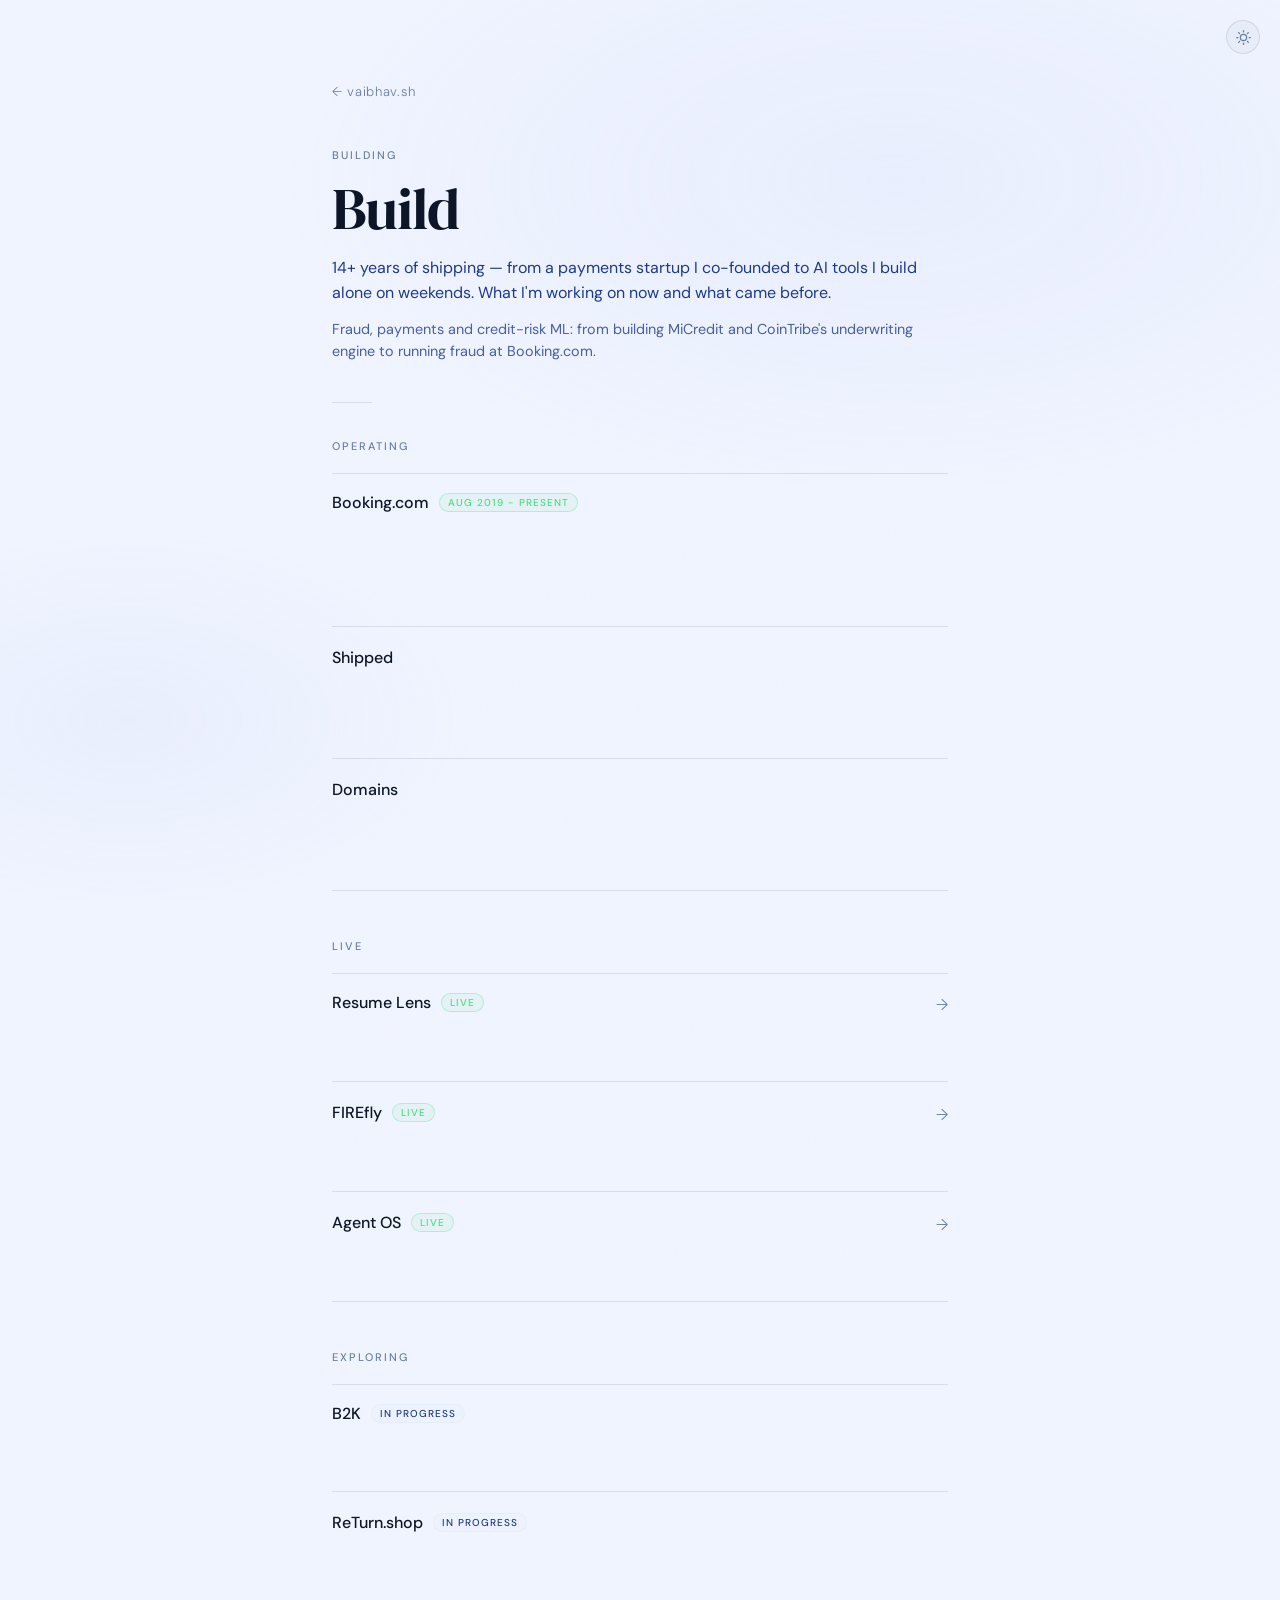
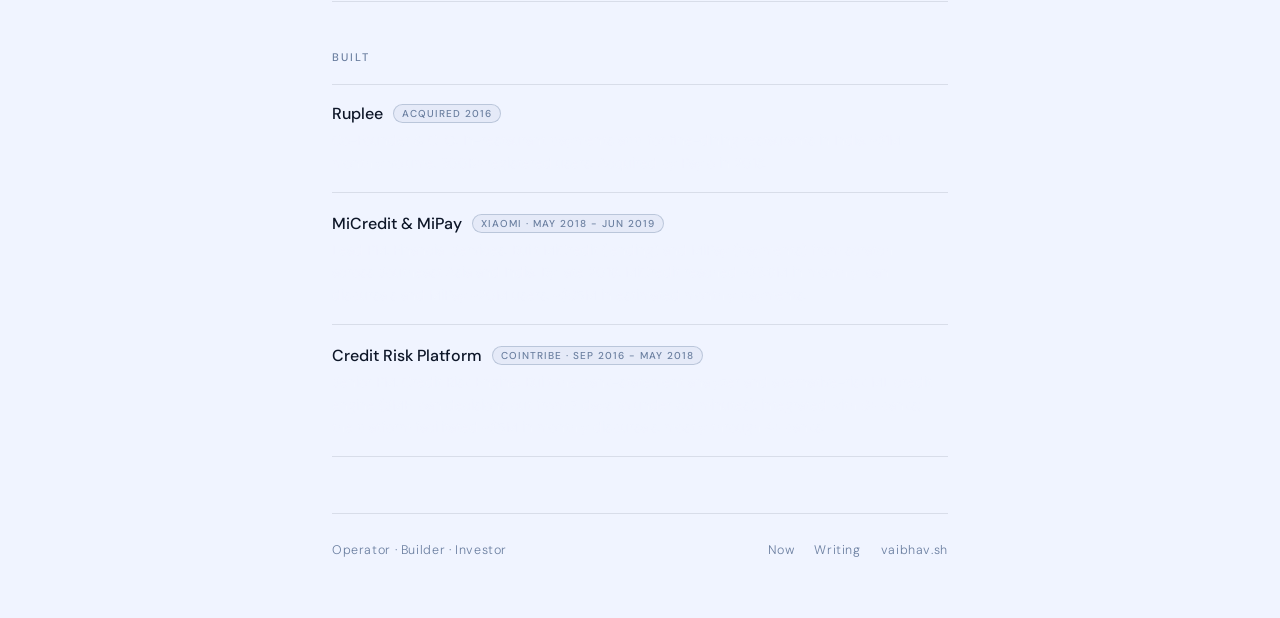
<file: build.html>
<!DOCTYPE html>
<html lang="en">
<head>
  <meta charset="UTF-8" />
  <meta name="viewport" content="width=device-width, initial-scale=1.0"/>
  <title>Build — Vaibhav Shrivastava</title>
  <meta name="description" content="What Vaibhav Shrivastava builds — live products, work in progress, and a 14+ year track record of shipping." />
  <meta property="og:type" content="website" />
  <meta property="og:url" content="https://vaibhav.sh/build" />
  <meta property="og:title" content="Build — Vaibhav Shrivastava" />
  <meta property="og:description" content="Live products, work in progress, and a 14+ year track record of shipping." />
  <meta property="og:image" content="https://vaibhav.sh/og-image.png" />
  <meta name="twitter:card" content="summary_large_image" />
  <meta name="twitter:image" content="https://vaibhav.sh/og-image.png" />
  <link rel="icon" href="/favicon.svg" type="image/svg+xml" />
  <link rel="preconnect" href="https://fonts.googleapis.com">
  <link rel="preconnect" href="https://fonts.gstatic.com" crossorigin>
  <link href="https://fonts.googleapis.com/css2?family=DM+Serif+Display:ital@0;1&family=DM+Sans:wght@300;400;500&display=swap" rel="stylesheet">
  <link rel="stylesheet" href="/theme.css?v=2">
  <script>(function(){var t=localStorage.getItem('theme')||(window.matchMedia('(prefers-color-scheme: light)').matches?'light':'dark');if(t==='light')document.documentElement.setAttribute('data-theme','light');}());</script>
  <style>
    :root {
      --navy:     #080e1c;
      --navy-mid: #0d1628;
      --navy-lit: #162040;
      --accent:   #c8d8f8;
      --muted:    #5a7096;
      --white:    #f0f4ff;
      --border:   rgba(200, 216, 248, 0.1);
    }

    *, *::before, *::after { box-sizing: border-box; margin: 0; padding: 0; }
    html { scroll-behavior: smooth; }

    body {
      background: var(--navy);
      color: var(--white);
      font-family: 'DM Sans', sans-serif;
      font-weight: 300;
      min-height: 100vh;
      overflow-x: hidden;
    }

    body::before {
      content: '';
      position: fixed;
      inset: 0;
      background:
        radial-gradient(ellipse 80% 60% at 70% 20%, rgba(30,60,120,0.25) 0%, transparent 60%),
        radial-gradient(ellipse 50% 40% at 10% 80%, rgba(15,35,80,0.3) 0%, transparent 55%);
      pointer-events: none;
      z-index: 0;
    }

    .wrap {
      position: relative;
      z-index: 1;
      max-width: 680px;
      margin: 0 auto;
      padding: 80px 32px 60px;
    }

    .back-link {
      display: inline-block;
      font-size: 0.82rem;
      color: var(--muted);
      text-decoration: none;
      letter-spacing: 0.05em;
      transition: color 0.2s;
      margin-bottom: 48px;
      opacity: 0;
      animation: fadeUp 0.6s ease forwards;
    }
    .back-link:hover { color: var(--accent); }

    .header {
      margin-bottom: 40px;
      opacity: 0;
      animation: fadeUp 0.8s ease 0.1s forwards;
    }

    .eyebrow {
      font-size: 11px;
      font-weight: 500;
      letter-spacing: 0.18em;
      text-transform: uppercase;
      color: var(--muted);
      margin-bottom: 16px;
    }

    h1 {
      font-family: 'DM Serif Display', serif;
      font-size: clamp(2.4rem, 6vw, 3.6rem);
      font-weight: 400;
      line-height: 1.08;
      color: var(--white);
      letter-spacing: -0.02em;
      margin-bottom: 16px;
    }

    .tagline {
      font-size: 1rem;
      color: var(--accent);
      font-weight: 400;
      line-height: 1.55;
    }

    .rule {
      width: 40px;
      height: 1px;
      background: var(--border);
      margin: 36px 0;
      opacity: 0;
      animation: fadeUp 0.8s ease 0.2s forwards;
    }

    .build-section {
      margin-bottom: 48px;
      opacity: 0;
      animation: fadeUp 0.8s ease forwards;
    }
    .build-section:nth-child(1) { animation-delay: 0.3s; }
    .build-section:nth-child(2) { animation-delay: 0.42s; }
    .build-section:nth-child(3) { animation-delay: 0.54s; }
    .build-section:nth-child(4) { animation-delay: 0.66s; }

    .section-label {
      font-size: 11px;
      font-weight: 500;
      letter-spacing: 0.18em;
      text-transform: uppercase;
      color: var(--muted);
      margin-bottom: 20px;
    }

    .project-list {
      display: grid;
      gap: 2px;
    }

    .project {
      display: grid;
      grid-template-columns: 1fr auto;
      align-items: start;
      gap: 12px;
      padding: 18px 0;
      border-bottom: 1px solid var(--border);
      text-decoration: none;
      color: inherit;
      transition: opacity 0.15s;
    }
    .project:first-child { border-top: 1px solid var(--border); }
    .project:hover { opacity: 0.75; }
    .project.no-link { cursor: default; }
    .project.no-link:hover { opacity: 1; }

    .project-body { display: flex; flex-direction: column; gap: 5px; }

    .project-name {
      font-size: 1rem;
      font-weight: 500;
      color: var(--white);
      display: flex;
      align-items: center;
      gap: 10px;
    }

    .project-desc {
      font-size: 0.875rem;
      color: rgba(240, 244, 255, 0.55);
      line-height: 1.6;
    }

    .status-pill {
      font-size: 10px;
      font-weight: 500;
      letter-spacing: 0.1em;
      text-transform: uppercase;
      padding: 2px 8px;
      border-radius: 99px;
      border: 1px solid;
      white-space: nowrap;
    }
    .status-live    { color: #4ade80; border-color: rgba(74,222,128,0.3); background: rgba(74,222,128,0.07); }
    .status-explore { color: var(--accent); border-color: rgba(200,216,248,0.2); background: rgba(200,216,248,0.05); }
    .status-built   { color: var(--muted); border-color: rgba(90,112,150,0.3); background: rgba(90,112,150,0.07); }

    .project-arrow {
      color: var(--muted);
      font-size: 1rem;
      padding-top: 2px;
      flex-shrink: 0;
    }

    footer {
      border-top: 1px solid var(--border);
      padding-top: 28px;
      margin-top: 56px;
      display: flex;
      justify-content: space-between;
      align-items: center;
      opacity: 0;
      animation: fadeUp 0.8s ease 0.66s forwards;
    }

    .footer-name {
      font-size: 0.78rem;
      color: var(--muted);
      letter-spacing: 0.05em;
    }

    .footer-nav {
      display: flex;
      align-items: center;
      gap: 20px;
    }

    .footer-nav-link {
      font-size: 0.78rem;
      color: var(--muted);
      text-decoration: none;
      letter-spacing: 0.05em;
      transition: color 0.2s;
    }
    .footer-nav-link:hover { color: var(--accent); }

    .footer-domain {
      font-size: 0.78rem;
      color: var(--muted);
      letter-spacing: 0.05em;
    }

    @keyframes fadeUp {
      from { opacity: 0; transform: translateY(16px); }
      to   { opacity: 1; transform: translateY(0); }
    }

    @media (max-width: 480px) {
      .wrap { padding: 56px 24px 48px; }
      footer { flex-direction: column; gap: 12px; text-align: center; }
      .footer-nav { justify-content: center; }
    }
  </style>
</head>
<body>
  <button class="theme-toggle" id="themeToggle" aria-label="Toggle theme">
    <svg class="icon-moon" viewBox="0 0 24 24"><path d="M21 12.79A9 9 0 1 1 11.21 3 7 7 0 0 0 21 12.79z"/></svg>
    <svg class="icon-sun" viewBox="0 0 24 24"><circle cx="12" cy="12" r="5"/><line x1="12" y1="1" x2="12" y2="3"/><line x1="12" y1="21" x2="12" y2="23"/><line x1="4.22" y1="4.22" x2="5.64" y2="5.64"/><line x1="18.36" y1="18.36" x2="19.78" y2="19.78"/><line x1="1" y1="12" x2="3" y2="12"/><line x1="21" y1="12" x2="23" y2="12"/><line x1="4.22" y1="19.78" x2="5.64" y2="18.36"/><line x1="18.36" y1="5.64" x2="19.78" y2="4.22"/></svg>
  </button>
  <div class="wrap">

    <a href="/" class="back-link">← vaibhav.sh</a>

    <header class="header">
      <p class="eyebrow">Building</p>
      <h1>Build</h1>
      <p class="tagline">14+ years of shipping — from a payments startup I co-founded to AI tools I build alone on weekends. What I'm working on now and what came before.</p>
      <p class="tagline" style="margin-top:12px;font-size:0.9rem;opacity:0.8">Fraud, payments and credit-risk ML: from building MiCredit and CoinTribe's underwriting engine to running fraud at Booking.com.</p>
    </header>

    <div class="rule"></div>

    <div class="build-sections">

      <!-- OPERATING -->
      <div class="build-section">
        <p class="section-label">Operating</p>
        <div class="project-list">

          <div class="project no-link">
            <div class="project-body">
              <span class="project-name">Booking.com <span class="status-pill status-live">Aug 2019 - Present</span></span>
              <span class="project-desc">(Global) Head of Supplier Fraud. An organisation of 80+ people across 3 continents. Fraud costs reduced while supply grew in strategic markets. I also run an internal AI consulting group at Booking.com, where product managers rotate through business units, find leaders' challenges and solve them with AI, and I mentor and teach on AI forums.</span>
            </div>
          </div>

          <div class="project no-link">
            <div class="project-body">
              <span class="project-name">Shipped</span>
              <span class="project-desc">Transaction screening, commission avoidance detection, partner account takeover detection and trust scoring. An AI investigation agent and ML for partner verification are being introduced now.</span>
            </div>
          </div>

          <div class="project no-link">
            <div class="project-body">
              <span class="project-name">Domains</span>
              <span class="project-desc">First-party and third-party fraud, chargebacks and disputes, stolen and synthetic identity, KYC/AML, transaction monitoring, fraud investigations and forensics, phishing and scam prevention, fraud typology library and taxonomy, NIST-based frameworks.</span>
            </div>
          </div>

        </div>
      </div>

      <!-- LIVE -->
      <div class="build-section">
        <p class="section-label">Live</p>
        <div class="project-list">

          <a class="project" href="https://resumelens.vaibhav.sh" target="_blank" rel="noopener">
            <div class="project-body">
              <span class="project-name">Resume Lens <span class="status-pill status-live">live</span></span>
              <span class="project-desc">Four-reader AI resume analyser — algorithmic scoring, AI analysis, and bring-your-own-key mode. Built end-to-end in a single Claude Code session.</span>
            </div>
            <span class="project-arrow">→</span>
          </a>

          <a class="project" href="https://firefly.vaibhav.sh" target="_blank" rel="noopener">
            <div class="project-body">
              <span class="project-name">FIREfly <span class="status-pill status-live">live</span></span>
              <span class="project-desc">A FIRE calculator built as a destination object, not a one-time answer. Your FIRE number, your trajectory, and a place to come back to every quarter.</span>
            </div>
            <span class="project-arrow">→</span>
          </a>

          <a class="project" href="https://github.com/vaibhav-iitr/agent-os" target="_blank" rel="noopener">
            <div class="project-body">
              <span class="project-name">Agent OS <span class="status-pill status-live">live</span></span>
              <span class="project-desc">A multi-agent operating system for a single operator, MCP-connected and running daily. This public version has nine agents; my work version runs ten. Open source.</span>
            </div>
            <span class="project-arrow">→</span>
          </a>

        </div>
      </div>

      <!-- EXPLORING -->
      <div class="build-section">
        <p class="section-label">Exploring</p>
        <div class="project-list">

          <div class="project no-link">
            <div class="project-body">
              <span class="project-name">B2K <span class="status-pill status-explore">in progress</span></span>
              <span class="project-desc">Birthday gift pooling for children's financial education. The thesis: the 80/20 split between spending and saving, started at birth and compounded for eighteen years.</span>
            </div>
          </div>

          <div class="project no-link">
            <div class="project-body">
              <span class="project-name">ReTurn.shop <span class="status-pill status-explore">in progress</span></span>
              <span class="project-desc">Returns-fraud risk scoring for retailers. A wedge into the returns management stack, starting with the fraud signal that most platforms measure too late.</span>
            </div>
          </div>

        </div>
      </div>

      <!-- BUILT -->
      <div class="build-section">
        <p class="section-label">Built</p>
        <div class="project-list">

          <div class="project no-link">
            <div class="project-body">
              <span class="project-name">Ruplee <span class="status-pill status-built">acquired 2016</span></span>
              <span class="project-desc">Co-Founder &amp; CTO. In-restaurant payments app for fine-dining restaurants in India, ~$1M monthly volume, 300K+ registered users. Acquired by Paylo in 2016.</span>
            </div>
          </div>

          <div class="project no-link">
            <div class="project-body">
              <span class="project-name">MiCredit &amp; MiPay <span class="status-pill status-built">Xiaomi · May 2018 - Jun 2019</span></span>
              <span class="project-desc">Lead PM, Financial Services. Built MiCredit (lending) and MiPay (payments) from scratch across Southeast Asia and India. By late 2019, MiCredit reached ~$3.9M in monthly loan disbursals and MiPay ~20M users, ~$85M in estimated monthly payments.</span>
            </div>
          </div>

          <div class="project no-link">
            <div class="project-body">
              <span class="project-name">Credit Risk Platform <span class="status-pill status-built">CoinTribe · Sep 2016 - May 2018</span></span>
              <span class="project-desc">Senior PM, Credit Risk Engine. Built the bank-statement analyzer and alternative-risk ML credit engine (SME loan decisions cut from 7 days to under 60 minutes), integrated with 8+ banks; the platform facilitated ~$5M in monthly disbursals, mostly through 4+ banks.</span>
            </div>
          </div>

        </div>
      </div>

    </div>

    <footer>
      <span class="footer-name">Operator · Builder · Investor</span>
      <nav class="footer-nav">
        <a href="/now" class="footer-nav-link">Now</a>
        <a href="/writing" class="footer-nav-link">Writing</a>
        <span class="footer-domain">vaibhav.sh</span>
      </nav>
    </footer>

  </div>
  <script src="/theme.js" defer></script>
</body>
</html>
</file>
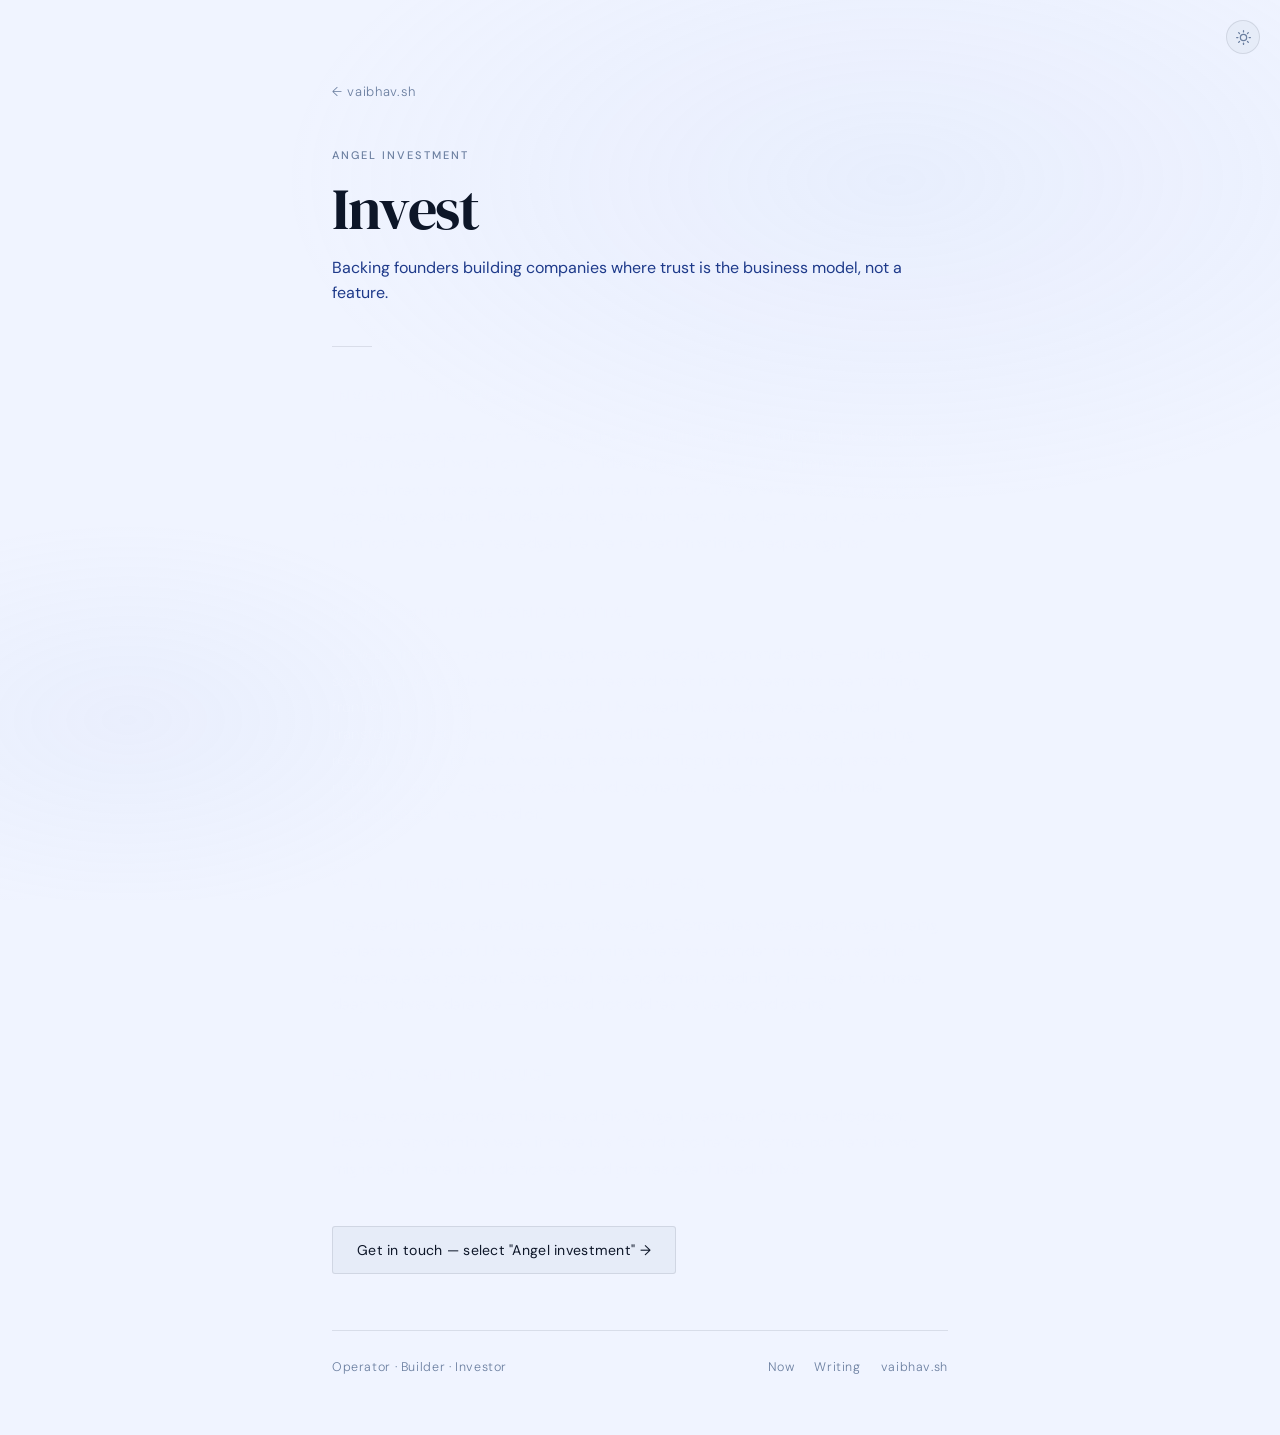
<file: invest.html>
<!DOCTYPE html>
<html lang="en">
<head>
  <meta charset="UTF-8" />
  <meta name="viewport" content="width=device-width, initial-scale=1.0"/>
  <title>Invest — Vaibhav Shrivastava</title>
  <meta name="description" content="Vaibhav Shrivastava invests in early-stage companies in fintech, marketplace, and AI where trust is the business model, not a feature." />
  <meta property="og:type" content="website" />
  <meta property="og:url" content="https://vaibhav.sh/invest" />
  <meta property="og:title" content="Invest — Vaibhav Shrivastava" />
  <meta property="og:description" content="Backing founders building companies where trust is the business model, not a feature." />
  <meta property="og:image" content="https://vaibhav.sh/og-image.png" />
  <meta name="twitter:card" content="summary_large_image" />
  <meta name="twitter:image" content="https://vaibhav.sh/og-image.png" />
  <link rel="icon" href="/favicon.svg" type="image/svg+xml" />
  <link rel="preconnect" href="https://fonts.googleapis.com">
  <link rel="preconnect" href="https://fonts.gstatic.com" crossorigin>
  <link href="https://fonts.googleapis.com/css2?family=DM+Serif+Display:ital@0;1&family=DM+Sans:wght@300;400;500&display=swap" rel="stylesheet">
  <link rel="stylesheet" href="/theme.css?v=2">
  <script>(function(){var t=localStorage.getItem('theme')||(window.matchMedia('(prefers-color-scheme: light)').matches?'light':'dark');if(t==='light')document.documentElement.setAttribute('data-theme','light');}());</script>
  <style>
    :root {
      --navy:     #080e1c;
      --navy-mid: #0d1628;
      --navy-lit: #162040;
      --accent:   #c8d8f8;
      --muted:    #5a7096;
      --white:    #f0f4ff;
      --border:   rgba(200, 216, 248, 0.1);
    }

    *, *::before, *::after { box-sizing: border-box; margin: 0; padding: 0; }
    html { scroll-behavior: smooth; }

    body {
      background: var(--navy);
      color: var(--white);
      font-family: 'DM Sans', sans-serif;
      font-weight: 300;
      min-height: 100vh;
      overflow-x: hidden;
    }

    body::before {
      content: '';
      position: fixed;
      inset: 0;
      background:
        radial-gradient(ellipse 80% 60% at 70% 20%, rgba(30,60,120,0.25) 0%, transparent 60%),
        radial-gradient(ellipse 50% 40% at 10% 80%, rgba(15,35,80,0.3) 0%, transparent 55%);
      pointer-events: none;
      z-index: 0;
    }

    .wrap {
      position: relative;
      z-index: 1;
      max-width: 680px;
      margin: 0 auto;
      padding: 80px 32px 60px;
    }

    .back-link {
      display: inline-block;
      font-size: 0.82rem;
      color: var(--muted);
      text-decoration: none;
      letter-spacing: 0.05em;
      transition: color 0.2s;
      margin-bottom: 48px;
      opacity: 0;
      animation: fadeUp 0.6s ease forwards;
    }
    .back-link:hover { color: var(--accent); }

    .header {
      margin-bottom: 40px;
      opacity: 0;
      animation: fadeUp 0.8s ease 0.1s forwards;
    }

    .eyebrow {
      font-size: 11px;
      font-weight: 500;
      letter-spacing: 0.18em;
      text-transform: uppercase;
      color: var(--muted);
      margin-bottom: 16px;
    }

    h1 {
      font-family: 'DM Serif Display', serif;
      font-size: clamp(2.4rem, 6vw, 3.6rem);
      font-weight: 400;
      line-height: 1.08;
      color: var(--white);
      letter-spacing: -0.02em;
      margin-bottom: 16px;
    }

    .tagline {
      font-size: 1rem;
      color: var(--accent);
      font-weight: 400;
      line-height: 1.55;
    }

    .rule {
      width: 40px;
      height: 1px;
      background: var(--border);
      margin: 36px 0;
      opacity: 0;
      animation: fadeUp 0.8s ease 0.2s forwards;
    }

    .section-label {
      font-size: 11px;
      font-weight: 500;
      letter-spacing: 0.18em;
      text-transform: uppercase;
      color: var(--muted);
      margin-bottom: 16px;
    }

    .invest-section {
      margin-bottom: 44px;
      opacity: 0;
      animation: fadeUp 0.8s ease forwards;
    }
    .invest-section:nth-child(1) { animation-delay: 0.3s; }
    .invest-section:nth-child(2) { animation-delay: 0.42s; }
    .invest-section:nth-child(3) { animation-delay: 0.54s; }
    .invest-section:nth-child(4) { animation-delay: 0.64s; }

    .invest-section p {
      font-size: 0.95rem;
      line-height: 1.75;
      color: rgba(240, 244, 255, 0.7);
      margin-bottom: 14px;
    }
    .invest-section p:last-child { margin-bottom: 0; }

    .cta {
      margin-top: 8px;
      opacity: 0;
      animation: fadeUp 0.8s ease 0.72s forwards;
    }

    .cta-link {
      display: inline-flex;
      align-items: center;
      gap: 10px;
      padding: 14px 24px;
      background: var(--navy-mid);
      border: 1px solid var(--border);
      border-radius: 3px;
      color: var(--white);
      text-decoration: none;
      font-size: 0.88rem;
      font-weight: 400;
      letter-spacing: 0.02em;
      transition: background 0.2s, border-color 0.2s;
    }
    .cta-link:hover {
      background: var(--navy-lit);
      border-color: rgba(200,216,248,0.25);
    }

    footer {
      border-top: 1px solid var(--border);
      padding-top: 28px;
      margin-top: 56px;
      display: flex;
      justify-content: space-between;
      align-items: center;
      opacity: 0;
      animation: fadeUp 0.8s ease 0.8s forwards;
    }

    .footer-name {
      font-size: 0.78rem;
      color: var(--muted);
      letter-spacing: 0.05em;
    }

    .footer-nav {
      display: flex;
      align-items: center;
      gap: 20px;
    }

    .footer-nav-link {
      font-size: 0.78rem;
      color: var(--muted);
      text-decoration: none;
      letter-spacing: 0.05em;
      transition: color 0.2s;
    }
    .footer-nav-link:hover { color: var(--accent); }

    .footer-domain {
      font-size: 0.78rem;
      color: var(--muted);
      letter-spacing: 0.05em;
    }

    @keyframes fadeUp {
      from { opacity: 0; transform: translateY(16px); }
      to   { opacity: 1; transform: translateY(0); }
    }

    @media (max-width: 480px) {
      .wrap { padding: 56px 24px 48px; }
      footer { flex-direction: column; gap: 12px; text-align: center; }
      .footer-nav { justify-content: center; }
    }
  </style>
</head>
<body>
  <button class="theme-toggle" id="themeToggle" aria-label="Toggle theme">
    <svg class="icon-moon" viewBox="0 0 24 24"><path d="M21 12.79A9 9 0 1 1 11.21 3 7 7 0 0 0 21 12.79z"/></svg>
    <svg class="icon-sun" viewBox="0 0 24 24"><circle cx="12" cy="12" r="5"/><line x1="12" y1="1" x2="12" y2="3"/><line x1="12" y1="21" x2="12" y2="23"/><line x1="4.22" y1="4.22" x2="5.64" y2="5.64"/><line x1="18.36" y1="18.36" x2="19.78" y2="19.78"/><line x1="1" y1="12" x2="3" y2="12"/><line x1="21" y1="12" x2="23" y2="12"/><line x1="4.22" y1="19.78" x2="5.64" y2="18.36"/><line x1="18.36" y1="5.64" x2="19.78" y2="4.22"/></svg>
  </button>
  <div class="wrap">

    <a href="/" class="back-link">← vaibhav.sh</a>

    <header class="header">
      <p class="eyebrow">Angel Investment</p>
      <h1>Invest</h1>
      <p class="tagline">Backing founders building companies where trust is the business model, not a feature.</p>
    </header>

    <div class="rule"></div>

    <div class="invest-sections">

      <div class="invest-section">
        <p class="section-label">Investment thesis</p>
        <p>Three sectors are about to be re-architected around two questions the last decade left unanswered: who is on the other side, and can what they're claiming be trusted at scale. Fintech, marketplaces, and AI-native infrastructure are where those questions stop being academic. Founders solving them with technical depth and an operator's instinct for where the real edges live are the bet I'm writing cheques against.</p>
      </div>

      <div class="invest-section">
        <p class="section-label">What I bring beyond capital</p>
        <p>14+ years inside the platform-integrity stack at Booking.com and earlier — building the systems that decide, at scale, what is real and what isn't. My team has been running frontier ML in production since 2023: LLM-based visual assistance, tokenised transformers, foundation models, JEPA and DINO — advancing each year, publishing research at that frontier. A working bias toward shipping in months, not quarters. A network of senior operators across fraud, payments, marketplace, and AI inside companies you have heard of.</p>
      </div>

      <div class="invest-section">
        <p class="section-label">What I'm not the right cheque for</p>
        <p>Pre-seed without a defensible technical wedge. Companies whose advantage is being earliest to a generic LLM wrapper. Anything where the founder thinks regulation is someone else's problem. Categories I have no domain credibility in — health, climate, deep hardware, defence — and would not add real value beyond capital.</p>
      </div>

      <div class="invest-section">
        <p class="section-label">How to get in touch</p>
        <p>Use the contact form on this site and pick "Angel investment" from the dropdown. Expect a reply within a week if there is a fit, and a polite "not for me, but here is who might be" if there isn't. I do not take cold pitches over LinkedIn DMs.</p>
      </div>

      <div class="cta">
        <a class="cta-link" href="/#contactForm">
          Get in touch — select "Angel investment" →
        </a>
      </div>

    </div>

    <footer>
      <span class="footer-name">Operator · Builder · Investor</span>
      <nav class="footer-nav">
        <a href="/now" class="footer-nav-link">Now</a>
        <a href="/writing" class="footer-nav-link">Writing</a>
        <span class="footer-domain">vaibhav.sh</span>
      </nav>
    </footer>

  </div>
  <script src="/theme.js" defer></script>
</body>
</html>
</file>
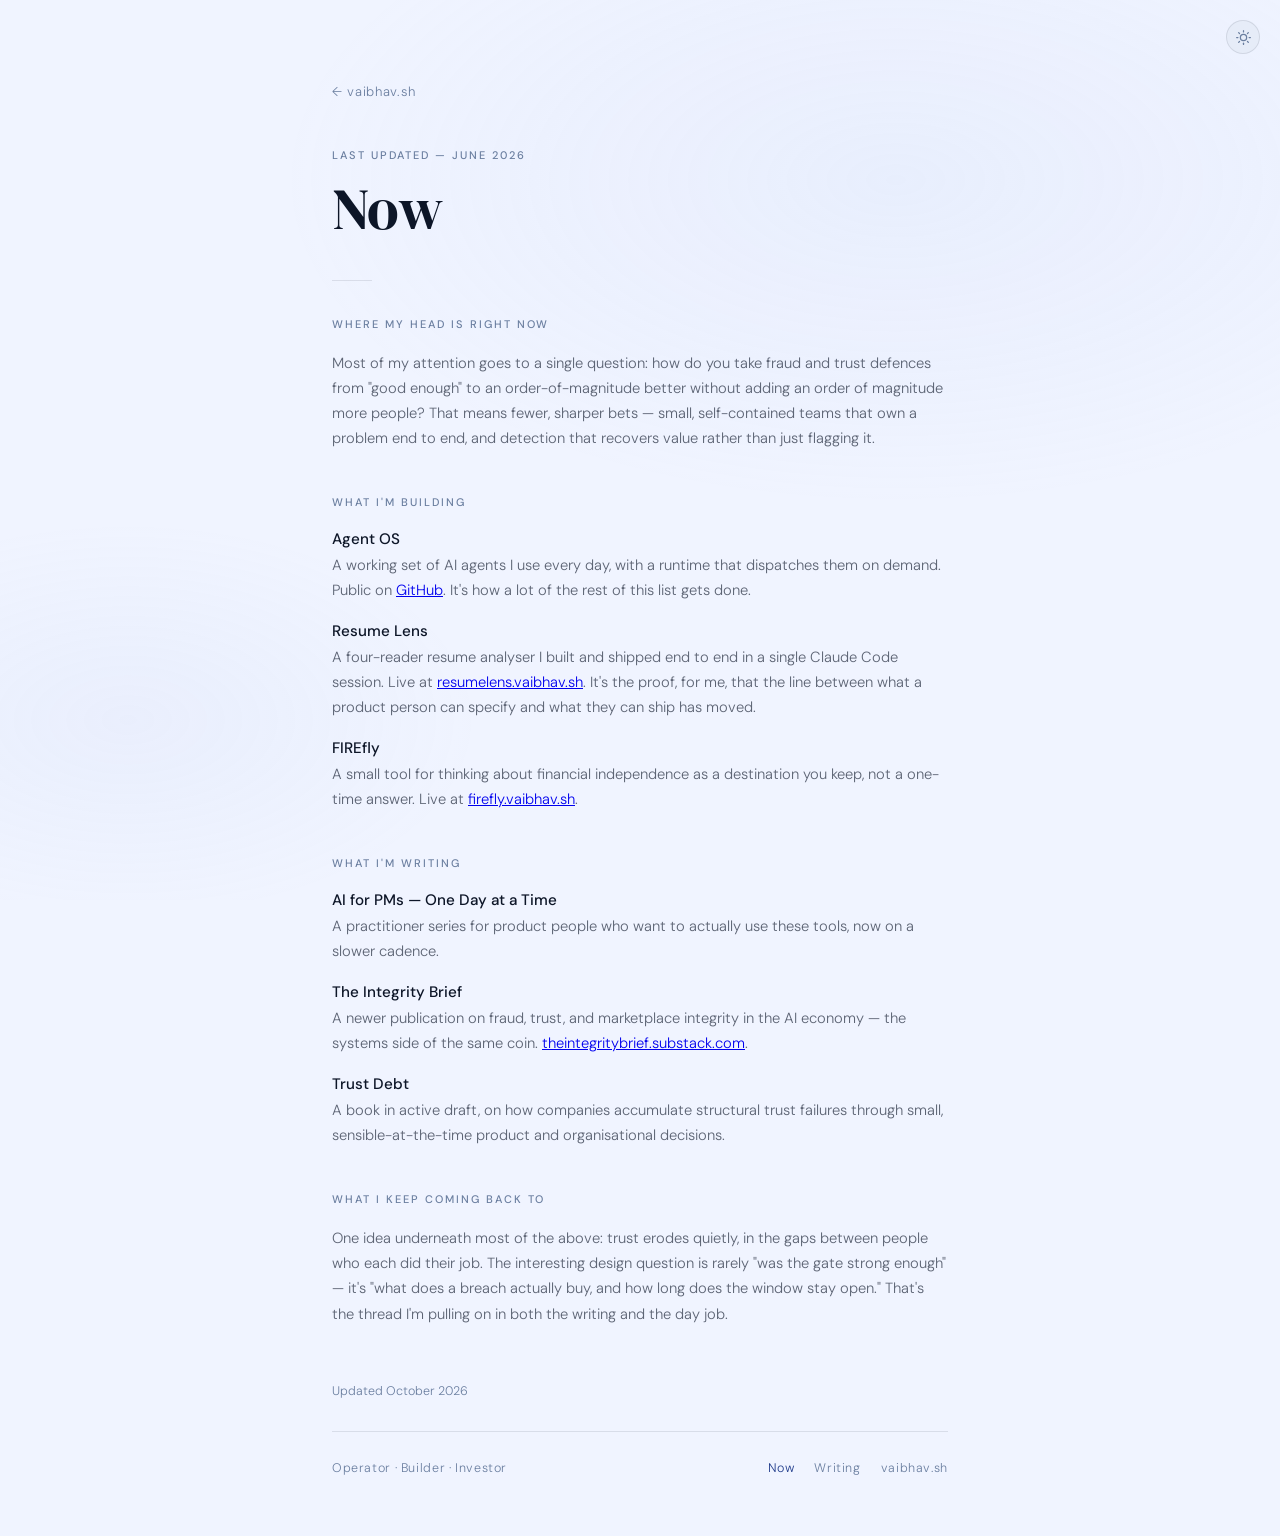
<file: now.html>
<!DOCTYPE html>
<html lang="en">
<head>
  <meta charset="UTF-8" />
  <meta name="viewport" content="width=device-width, initial-scale=1.0"/>
  <title>Now — Vaibhav Shrivastava</title>
  <meta name="description" content="What Vaibhav Shrivastava is currently building, reading, and thinking about." />
  <meta property="og:type" content="website" />
  <meta property="og:url" content="https://vaibhav.sh/now" />
  <meta property="og:title" content="Now — Vaibhav Shrivastava" />
  <meta property="og:description" content="What Vaibhav Shrivastava is currently building, reading, and thinking about." />
  <meta property="og:image" content="https://vaibhav.sh/og-image.png" />
  <meta name="twitter:card" content="summary_large_image" />
  <meta name="twitter:image" content="https://vaibhav.sh/og-image.png" />
  <link rel="icon" href="/favicon.svg" type="image/svg+xml" />
  <link rel="preconnect" href="https://fonts.googleapis.com">
  <link rel="preconnect" href="https://fonts.gstatic.com" crossorigin>
  <link href="https://fonts.googleapis.com/css2?family=DM+Serif+Display:ital@0;1&family=DM+Sans:wght@300;400;500&display=swap" rel="stylesheet">
  <link rel="stylesheet" href="/theme.css?v=2">
  <script>(function(){var t=localStorage.getItem('theme')||(window.matchMedia('(prefers-color-scheme: light)').matches?'light':'dark');if(t==='light')document.documentElement.setAttribute('data-theme','light');}());</script>
  <style>
    :root {
      --navy:     #080e1c;
      --navy-mid: #0d1628;
      --navy-lit: #162040;
      --accent:   #c8d8f8;
      --muted:    #5a7096;
      --white:    #f0f4ff;
      --border:   rgba(200, 216, 248, 0.1);
    }

    *, *::before, *::after { box-sizing: border-box; margin: 0; padding: 0; }
    html { scroll-behavior: smooth; }

    body {
      background: var(--navy);
      color: var(--white);
      font-family: 'DM Sans', sans-serif;
      font-weight: 300;
      min-height: 100vh;
      overflow-x: hidden;
    }

    body::before {
      content: '';
      position: fixed;
      inset: 0;
      background:
        radial-gradient(ellipse 80% 60% at 70% 20%, rgba(30,60,120,0.25) 0%, transparent 60%),
        radial-gradient(ellipse 50% 40% at 10% 80%, rgba(15,35,80,0.3) 0%, transparent 55%);
      pointer-events: none;
      z-index: 0;
    }

    .wrap {
      position: relative;
      z-index: 1;
      max-width: 680px;
      margin: 0 auto;
      padding: 80px 32px 60px;
    }

    .back-link {
      display: inline-block;
      font-size: 0.82rem;
      color: var(--muted);
      text-decoration: none;
      letter-spacing: 0.05em;
      transition: color 0.2s;
      margin-bottom: 48px;
      opacity: 0;
      animation: fadeUp 0.6s ease forwards;
    }
    .back-link:hover { color: var(--accent); }

    .header {
      margin-bottom: 40px;
      opacity: 0;
      animation: fadeUp 0.8s ease 0.1s forwards;
    }

    .eyebrow {
      font-size: 11px;
      font-weight: 500;
      letter-spacing: 0.18em;
      text-transform: uppercase;
      color: var(--muted);
      margin-bottom: 16px;
    }

    h1 {
      font-family: 'DM Serif Display', serif;
      font-size: clamp(2.4rem, 6vw, 3.6rem);
      font-weight: 400;
      line-height: 1.08;
      color: var(--white);
      letter-spacing: -0.02em;
    }

    .rule {
      width: 40px;
      height: 1px;
      background: var(--border);
      margin: 36px 0;
      opacity: 0;
      animation: fadeUp 0.8s ease 0.2s forwards;
    }

    .now-sections {
      display: flex;
      flex-direction: column;
      gap: 44px;
    }

    .now-section {
      opacity: 0;
      animation: fadeUp 0.8s ease forwards;
    }
    .now-section:nth-child(1) { animation-delay: 0.3s; }
    .now-section:nth-child(2) { animation-delay: 0.42s; }
    .now-section:nth-child(3) { animation-delay: 0.54s; }
    .now-section:nth-child(4) { animation-delay: 0.66s; }

    .section-label {
      font-size: 11px;
      font-weight: 500;
      letter-spacing: 0.18em;
      text-transform: uppercase;
      color: var(--muted);
      margin-bottom: 20px;
    }

    .now-items {
      display: flex;
      flex-direction: column;
      gap: 18px;
    }

    .now-title {
      display: block;
      font-size: 0.95rem;
      font-weight: 500;
      color: var(--white);
      margin-bottom: 4px;
    }

    .now-body {
      font-size: 0.92rem;
      line-height: 1.7;
      color: rgba(240, 244, 255, 0.65);
    }

    .now-body em {
      font-style: italic;
      color: rgba(240, 244, 255, 0.82);
    }

    .updated {
      font-size: 0.78rem;
      color: var(--muted);
      margin-top: 56px;
      opacity: 0;
      animation: fadeUp 0.8s ease 0.65s forwards;
    }

    footer {
      border-top: 1px solid var(--border);
      padding-top: 28px;
      margin-top: 32px;
      display: flex;
      justify-content: space-between;
      align-items: center;
      opacity: 0;
      animation: fadeUp 0.8s ease 0.72s forwards;
    }

    .footer-name {
      font-size: 0.78rem;
      color: var(--muted);
      letter-spacing: 0.05em;
    }

    .footer-nav {
      display: flex;
      align-items: center;
      gap: 20px;
    }

    .footer-nav-link {
      font-size: 0.78rem;
      color: var(--muted);
      text-decoration: none;
      letter-spacing: 0.05em;
      transition: color 0.2s;
    }
    .footer-nav-link:hover { color: var(--accent); }
    .footer-nav-link.active { color: var(--accent); }

    .footer-domain {
      font-size: 0.78rem;
      color: var(--muted);
      letter-spacing: 0.05em;
    }

    @keyframes fadeUp {
      from { opacity: 0; transform: translateY(16px); }
      to   { opacity: 1; transform: translateY(0); }
    }

    @media (max-width: 480px) {
      .wrap { padding: 56px 24px 48px; }
      footer { flex-direction: column; gap: 12px; text-align: center; }
      .footer-nav { justify-content: center; }
    }
  </style>
</head>
<body>
  <button class="theme-toggle" id="themeToggle" aria-label="Toggle theme">
    <svg class="icon-moon" viewBox="0 0 24 24"><path d="M21 12.79A9 9 0 1 1 11.21 3 7 7 0 0 0 21 12.79z"/></svg>
    <svg class="icon-sun" viewBox="0 0 24 24"><circle cx="12" cy="12" r="5"/><line x1="12" y1="1" x2="12" y2="3"/><line x1="12" y1="21" x2="12" y2="23"/><line x1="4.22" y1="4.22" x2="5.64" y2="5.64"/><line x1="18.36" y1="18.36" x2="19.78" y2="19.78"/><line x1="1" y1="12" x2="3" y2="12"/><line x1="21" y1="12" x2="23" y2="12"/><line x1="4.22" y1="19.78" x2="5.64" y2="18.36"/><line x1="18.36" y1="5.64" x2="19.78" y2="4.22"/></svg>
  </button>
  <div class="wrap">

    <a href="/" class="back-link">← vaibhav.sh</a>

    <header class="header">
      <p class="eyebrow">Last updated — June 2026</p>
      <h1>Now</h1>
    </header>

    <div class="rule"></div>

    <div class="now-sections">

      <div class="now-section">
        <p class="section-label">Where my head is right now</p>
        <div class="now-items">
          <div>
            <p class="now-body">Most of my attention goes to a single question: how do you take fraud and trust defences from "good enough" to an order-of-magnitude better without adding an order of magnitude more people? That means fewer, sharper bets — small, self-contained teams that own a problem end to end, and detection that recovers value rather than just flagging it.</p>
          </div>
        </div>
      </div>

      <div class="now-section">
        <p class="section-label">What I'm building</p>
        <div class="now-items">
          <div>
            <strong class="now-title">Agent OS</strong>
            <p class="now-body">A working set of AI agents I use every day, with a runtime that dispatches them on demand. Public on <a href="https://github.com/vaibhav-iitr/agent-os">GitHub</a>. It's how a lot of the rest of this list gets done.</p>
          </div>
          <div>
            <strong class="now-title">Resume Lens</strong>
            <p class="now-body">A four-reader resume analyser I built and shipped end to end in a single Claude Code session. Live at <a href="https://resumelens.vaibhav.sh">resumelens.vaibhav.sh</a>. It's the proof, for me, that the line between what a product person can specify and what they can ship has moved.</p>
          </div>
          <div>
            <strong class="now-title">FIREfly</strong>
            <p class="now-body">A small tool for thinking about financial independence as a destination you keep, not a one-time answer. Live at <a href="https://firefly.vaibhav.sh">firefly.vaibhav.sh</a>.</p>
          </div>
        </div>
      </div>

      <div class="now-section">
        <p class="section-label">What I'm writing</p>
        <div class="now-items">
          <div>
            <strong class="now-title">AI for PMs — One Day at a Time</strong>
            <p class="now-body">A practitioner series for product people who want to actually use these tools, now on a slower cadence.</p>
          </div>
          <div>
            <strong class="now-title">The Integrity Brief</strong>
            <p class="now-body">A newer publication on fraud, trust, and marketplace integrity in the AI economy — the systems side of the same coin. <a href="https://theintegritybrief.substack.com">theintegritybrief.substack.com</a>.</p>
          </div>
          <div>
            <strong class="now-title">Trust Debt</strong>
            <p class="now-body">A book in active draft, on how companies accumulate structural trust failures through small, sensible-at-the-time product and organisational decisions.</p>
          </div>
        </div>
      </div>

      <div class="now-section">
        <p class="section-label">What I keep coming back to</p>
        <div class="now-items">
          <div>
            <p class="now-body">One idea underneath most of the above: trust erodes quietly, in the gaps between people who each did their job. The interesting design question is rarely "was the gate strong enough" — it's "what does a breach actually buy, and how long does the window stay open." That's the thread I'm pulling on in both the writing and the day job.</p>
          </div>
        </div>
      </div>

    </div>

    <p class="updated">Updated October 2026</p>

    <footer>
      <span class="footer-name">Operator · Builder · Investor</span>
      <nav class="footer-nav">
        <a href="/now" class="footer-nav-link active">Now</a>
        <a href="/writing" class="footer-nav-link">Writing</a>
        <span class="footer-domain">vaibhav.sh</span>
      </nav>
    </footer>

  </div>
  <script src="/theme.js" defer></script>
</body>
</html>
</file>
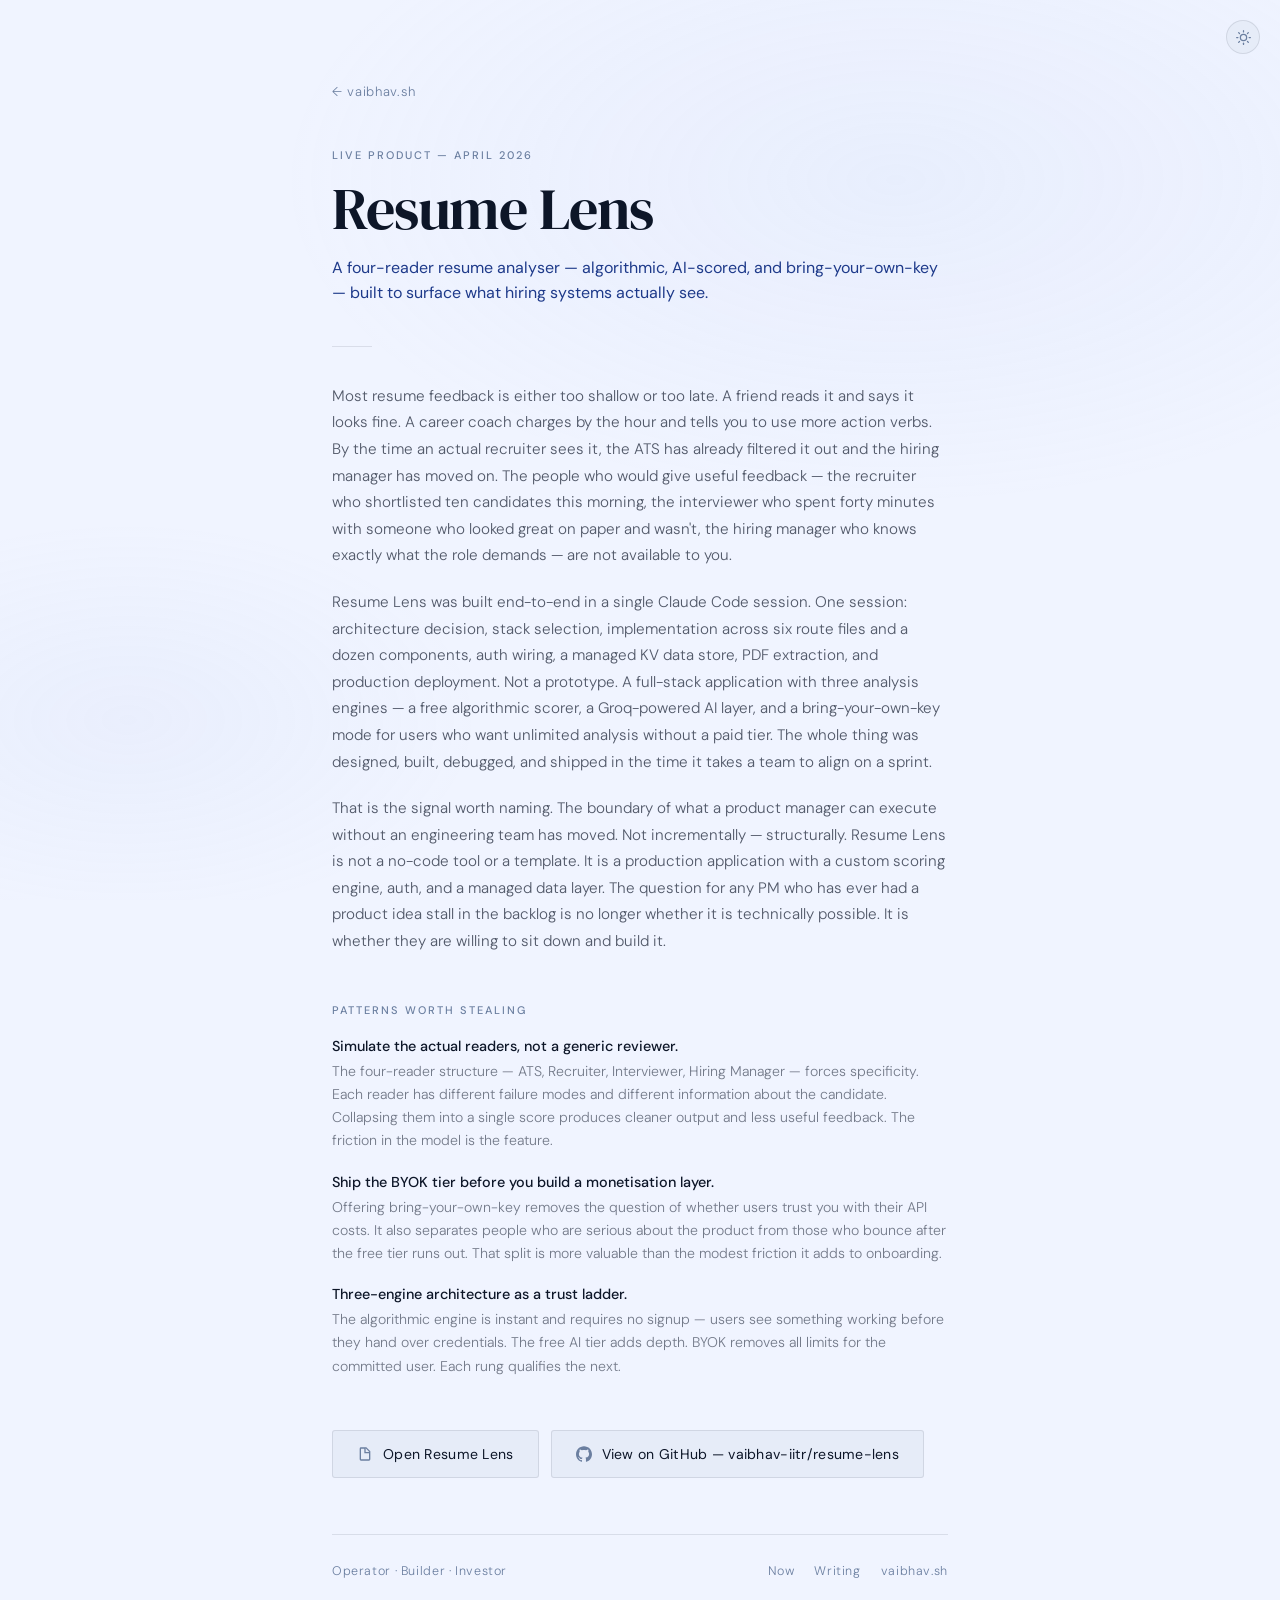
<file: resume-lens.html>
<!DOCTYPE html>
<html lang="en">
<head>
  <meta charset="UTF-8" />
  <meta name="viewport" content="width=device-width, initial-scale=1.0"/>
  <title>Resume Lens — Vaibhav Shrivastava</title>
  <meta name="description" content="A four-reader resume analyser — algorithmic, AI-scored, and bring-your-own-key — built to surface what hiring systems actually see." />
  <meta property="og:type" content="website" />
  <meta property="og:url" content="https://vaibhav.sh/resume-lens" />
  <meta property="og:title" content="Resume Lens — Vaibhav Shrivastava" />
  <meta property="og:description" content="A four-reader resume analyser — algorithmic, AI-scored, and bring-your-own-key — built to surface what hiring systems actually see." />
  <meta property="og:image" content="https://vaibhav.sh/og-image.png" />
  <meta name="twitter:card" content="summary_large_image" />
  <meta name="twitter:image" content="https://vaibhav.sh/og-image.png" />
  <link rel="icon" href="/favicon.svg" type="image/svg+xml" />
  <link rel="preconnect" href="https://fonts.googleapis.com">
  <link rel="preconnect" href="https://fonts.gstatic.com" crossorigin>
  <link href="https://fonts.googleapis.com/css2?family=DM+Serif+Display:ital@0;1&family=DM+Sans:wght@300;400;500&display=swap" rel="stylesheet">
  <link rel="stylesheet" href="/theme.css?v=2">
  <script>(function(){var t=localStorage.getItem('theme')||(window.matchMedia('(prefers-color-scheme: light)').matches?'light':'dark');if(t==='light')document.documentElement.setAttribute('data-theme','light');}());</script>
  <style>
    :root {
      --navy:     #080e1c;
      --navy-mid: #0d1628;
      --navy-lit: #162040;
      --accent:   #c8d8f8;
      --muted:    #5a7096;
      --white:    #f0f4ff;
      --border:   rgba(200, 216, 248, 0.1);
    }

    *, *::before, *::after { box-sizing: border-box; margin: 0; padding: 0; }
    html { scroll-behavior: smooth; }

    body {
      background: var(--navy);
      color: var(--white);
      font-family: 'DM Sans', sans-serif;
      font-weight: 300;
      min-height: 100vh;
      overflow-x: hidden;
    }

    body::before {
      content: '';
      position: fixed;
      inset: 0;
      background:
        radial-gradient(ellipse 80% 60% at 70% 20%, rgba(30,60,120,0.25) 0%, transparent 60%),
        radial-gradient(ellipse 50% 40% at 10% 80%, rgba(15,35,80,0.3) 0%, transparent 55%);
      pointer-events: none;
      z-index: 0;
    }

    .wrap {
      position: relative;
      z-index: 1;
      max-width: 680px;
      margin: 0 auto;
      padding: 80px 32px 60px;
    }

    .back-link {
      display: inline-block;
      font-size: 0.82rem;
      color: var(--muted);
      text-decoration: none;
      letter-spacing: 0.05em;
      transition: color 0.2s;
      margin-bottom: 48px;
      opacity: 0;
      animation: fadeUp 0.6s ease forwards;
    }
    .back-link:hover { color: var(--accent); }

    .header {
      margin-bottom: 40px;
      opacity: 0;
      animation: fadeUp 0.8s ease 0.1s forwards;
    }

    .eyebrow {
      font-size: 11px;
      font-weight: 500;
      letter-spacing: 0.18em;
      text-transform: uppercase;
      color: var(--muted);
      margin-bottom: 16px;
    }

    h1 {
      font-family: 'DM Serif Display', serif;
      font-size: clamp(2.4rem, 6vw, 3.6rem);
      font-weight: 400;
      line-height: 1.08;
      color: var(--white);
      letter-spacing: -0.02em;
      margin-bottom: 16px;
    }

    .tagline {
      font-size: 1rem;
      color: var(--accent);
      font-weight: 400;
      line-height: 1.55;
    }

    .rule {
      width: 40px;
      height: 1px;
      background: var(--border);
      margin: 36px 0;
      opacity: 0;
      animation: fadeUp 0.8s ease 0.2s forwards;
    }

    .prose {
      opacity: 0;
      animation: fadeUp 0.8s ease 0.3s forwards;
      margin-bottom: 48px;
    }

    .prose p {
      font-size: 0.95rem;
      line-height: 1.75;
      color: rgba(240, 244, 255, 0.7);
      margin-bottom: 20px;
    }
    .prose p:last-child { margin-bottom: 0; }

    .section-label {
      font-size: 11px;
      font-weight: 500;
      letter-spacing: 0.18em;
      text-transform: uppercase;
      color: var(--muted);
      margin-bottom: 20px;
    }

    .patterns {
      opacity: 0;
      animation: fadeUp 0.8s ease 0.4s forwards;
      margin-bottom: 52px;
    }

    .pattern-list {
      display: flex;
      flex-direction: column;
      gap: 20px;
    }

    .pattern-item {}

    .pattern-title {
      display: block;
      font-size: 0.9rem;
      font-weight: 500;
      color: var(--white);
      margin-bottom: 5px;
    }

    .pattern-body {
      font-size: 0.88rem;
      line-height: 1.65;
      color: rgba(240, 244, 255, 0.55);
    }

    .cta {
      opacity: 0;
      animation: fadeUp 0.8s ease 0.5s forwards;
      margin-bottom: 56px;
      display: flex;
      flex-wrap: wrap;
      gap: 12px;
    }

    .cta-link {
      display: inline-flex;
      align-items: center;
      gap: 10px;
      padding: 14px 24px;
      background: var(--navy-mid);
      border: 1px solid var(--border);
      border-radius: 3px;
      color: var(--white);
      text-decoration: none;
      font-size: 0.88rem;
      font-weight: 400;
      letter-spacing: 0.02em;
      transition: background 0.2s, border-color 0.2s;
    }
    .cta-link:hover {
      background: var(--navy-lit);
      border-color: rgba(200,216,248,0.25);
    }
    .cta-link svg {
      width: 16px;
      height: 16px;
      fill: var(--muted);
      flex-shrink: 0;
    }

    footer {
      border-top: 1px solid var(--border);
      padding-top: 28px;
      display: flex;
      justify-content: space-between;
      align-items: center;
      opacity: 0;
      animation: fadeUp 0.8s ease 0.58s forwards;
    }

    .footer-name {
      font-size: 0.78rem;
      color: var(--muted);
      letter-spacing: 0.05em;
    }

    .footer-nav {
      display: flex;
      align-items: center;
      gap: 20px;
    }

    .footer-nav-link {
      font-size: 0.78rem;
      color: var(--muted);
      text-decoration: none;
      letter-spacing: 0.05em;
      transition: color 0.2s;
    }
    .footer-nav-link:hover { color: var(--accent); }

    .footer-domain {
      font-size: 0.78rem;
      color: var(--muted);
      letter-spacing: 0.05em;
    }

    @keyframes fadeUp {
      from { opacity: 0; transform: translateY(16px); }
      to   { opacity: 1; transform: translateY(0); }
    }

    @media (max-width: 480px) {
      .wrap { padding: 56px 24px 48px; }
      .cta { flex-direction: column; }
      footer { flex-direction: column; gap: 12px; text-align: center; }
      .footer-nav { justify-content: center; }
    }
  </style>
</head>
<body>
  <button class="theme-toggle" id="themeToggle" aria-label="Toggle theme">
    <svg class="icon-moon" viewBox="0 0 24 24"><path d="M21 12.79A9 9 0 1 1 11.21 3 7 7 0 0 0 21 12.79z"/></svg>
    <svg class="icon-sun" viewBox="0 0 24 24"><circle cx="12" cy="12" r="5"/><line x1="12" y1="1" x2="12" y2="3"/><line x1="12" y1="21" x2="12" y2="23"/><line x1="4.22" y1="4.22" x2="5.64" y2="5.64"/><line x1="18.36" y1="18.36" x2="19.78" y2="19.78"/><line x1="1" y1="12" x2="3" y2="12"/><line x1="21" y1="12" x2="23" y2="12"/><line x1="4.22" y1="19.78" x2="5.64" y2="18.36"/><line x1="18.36" y1="5.64" x2="19.78" y2="4.22"/></svg>
  </button>
  <div class="wrap">

    <a href="/" class="back-link">← vaibhav.sh</a>

    <header class="header">
      <p class="eyebrow">Live product — April 2026</p>
      <h1>Resume Lens</h1>
      <p class="tagline">A four-reader resume analyser — algorithmic, AI-scored, and bring-your-own-key — built to surface what hiring systems actually see.</p>
    </header>

    <div class="rule"></div>

    <div class="prose">
      <p>Most resume feedback is either too shallow or too late. A friend reads it and says it looks fine. A career coach charges by the hour and tells you to use more action verbs. By the time an actual recruiter sees it, the ATS has already filtered it out and the hiring manager has moved on. The people who would give useful feedback — the recruiter who shortlisted ten candidates this morning, the interviewer who spent forty minutes with someone who looked great on paper and wasn't, the hiring manager who knows exactly what the role demands — are not available to you.</p>
      <p>Resume Lens was built end-to-end in a single Claude Code session. One session: architecture decision, stack selection, implementation across six route files and a dozen components, auth wiring, a managed KV data store, PDF extraction, and production deployment. Not a prototype. A full-stack application with three analysis engines — a free algorithmic scorer, a Groq-powered AI layer, and a bring-your-own-key mode for users who want unlimited analysis without a paid tier. The whole thing was designed, built, debugged, and shipped in the time it takes a team to align on a sprint.</p>
      <p>That is the signal worth naming. The boundary of what a product manager can execute without an engineering team has moved. Not incrementally — structurally. Resume Lens is not a no-code tool or a template. It is a production application with a custom scoring engine, auth, and a managed data layer. The question for any PM who has ever had a product idea stall in the backlog is no longer whether it is technically possible. It is whether they are willing to sit down and build it.</p>
    </div>

    <div class="patterns">
      <p class="section-label">Patterns worth stealing</p>
      <div class="pattern-list">
        <div class="pattern-item">
          <strong class="pattern-title">Simulate the actual readers, not a generic reviewer.</strong>
          <p class="pattern-body">The four-reader structure — ATS, Recruiter, Interviewer, Hiring Manager — forces specificity. Each reader has different failure modes and different information about the candidate. Collapsing them into a single score produces cleaner output and less useful feedback. The friction in the model is the feature.</p>
        </div>
        <div class="pattern-item">
          <strong class="pattern-title">Ship the BYOK tier before you build a monetisation layer.</strong>
          <p class="pattern-body">Offering bring-your-own-key removes the question of whether users trust you with their API costs. It also separates people who are serious about the product from those who bounce after the free tier runs out. That split is more valuable than the modest friction it adds to onboarding.</p>
        </div>
        <div class="pattern-item">
          <strong class="pattern-title">Three-engine architecture as a trust ladder.</strong>
          <p class="pattern-body">The algorithmic engine is instant and requires no signup — users see something working before they hand over credentials. The free AI tier adds depth. BYOK removes all limits for the committed user. Each rung qualifies the next.</p>
        </div>
      </div>
    </div>

    <div class="cta">
      <a class="cta-link" href="https://resumelens.vaibhav.sh" target="_blank" rel="noopener">
        <svg viewBox="0 0 24 24" xmlns="http://www.w3.org/2000/svg"><path d="M14 2H6a2 2 0 0 0-2 2v16a2 2 0 0 0 2 2h12a2 2 0 0 0 2-2V8l-6-6zm-1 1.5L18.5 9H13V3.5zM6 20V4h5v7h7v9H6z"/></svg>
        Open Resume Lens
      </a>
      <a class="cta-link" href="https://github.com/vaibhav-iitr/resume-lens" target="_blank" rel="noopener">
        <svg viewBox="0 0 24 24" xmlns="http://www.w3.org/2000/svg"><path d="M12 .297c-6.63 0-12 5.373-12 12 0 5.303 3.438 9.8 8.205 11.385.6.113.82-.258.82-.577 0-.285-.01-1.04-.015-2.04-3.338.724-4.042-1.61-4.042-1.61C4.422 18.07 3.633 17.7 3.633 17.7c-1.087-.744.084-.729.084-.729 1.205.084 1.838 1.236 1.838 1.236 1.07 1.835 2.809 1.305 3.495.998.108-.776.417-1.305.76-1.605-2.665-.3-5.466-1.332-5.466-5.93 0-1.31.465-2.38 1.235-3.22-.135-.303-.54-1.523.105-3.176 0 0 1.005-.322 3.3 1.23.96-.267 1.98-.399 3-.405 1.02.006 2.04.138 3 .405 2.28-1.552 3.285-1.23 3.285-1.23.645 1.653.24 2.873.12 3.176.765.84 1.23 1.91 1.23 3.22 0 4.61-2.805 5.625-5.475 5.92.42.36.81 1.096.81 2.22 0 1.606-.015 2.896-.015 3.286 0 .315.21.69.825.57C20.565 22.092 24 17.592 24 12.297c0-6.627-5.373-12-12-12"/></svg>
        View on GitHub — vaibhav-iitr/resume-lens
      </a>
    </div>

    <footer>
      <span class="footer-name">Operator · Builder · Investor</span>
      <nav class="footer-nav">
        <a href="/now" class="footer-nav-link">Now</a>
        <a href="/writing" class="footer-nav-link">Writing</a>
        <span class="footer-domain">vaibhav.sh</span>
      </nav>
    </footer>

  </div>
  <script src="/theme.js" defer></script>
</body>
</html>
</file>
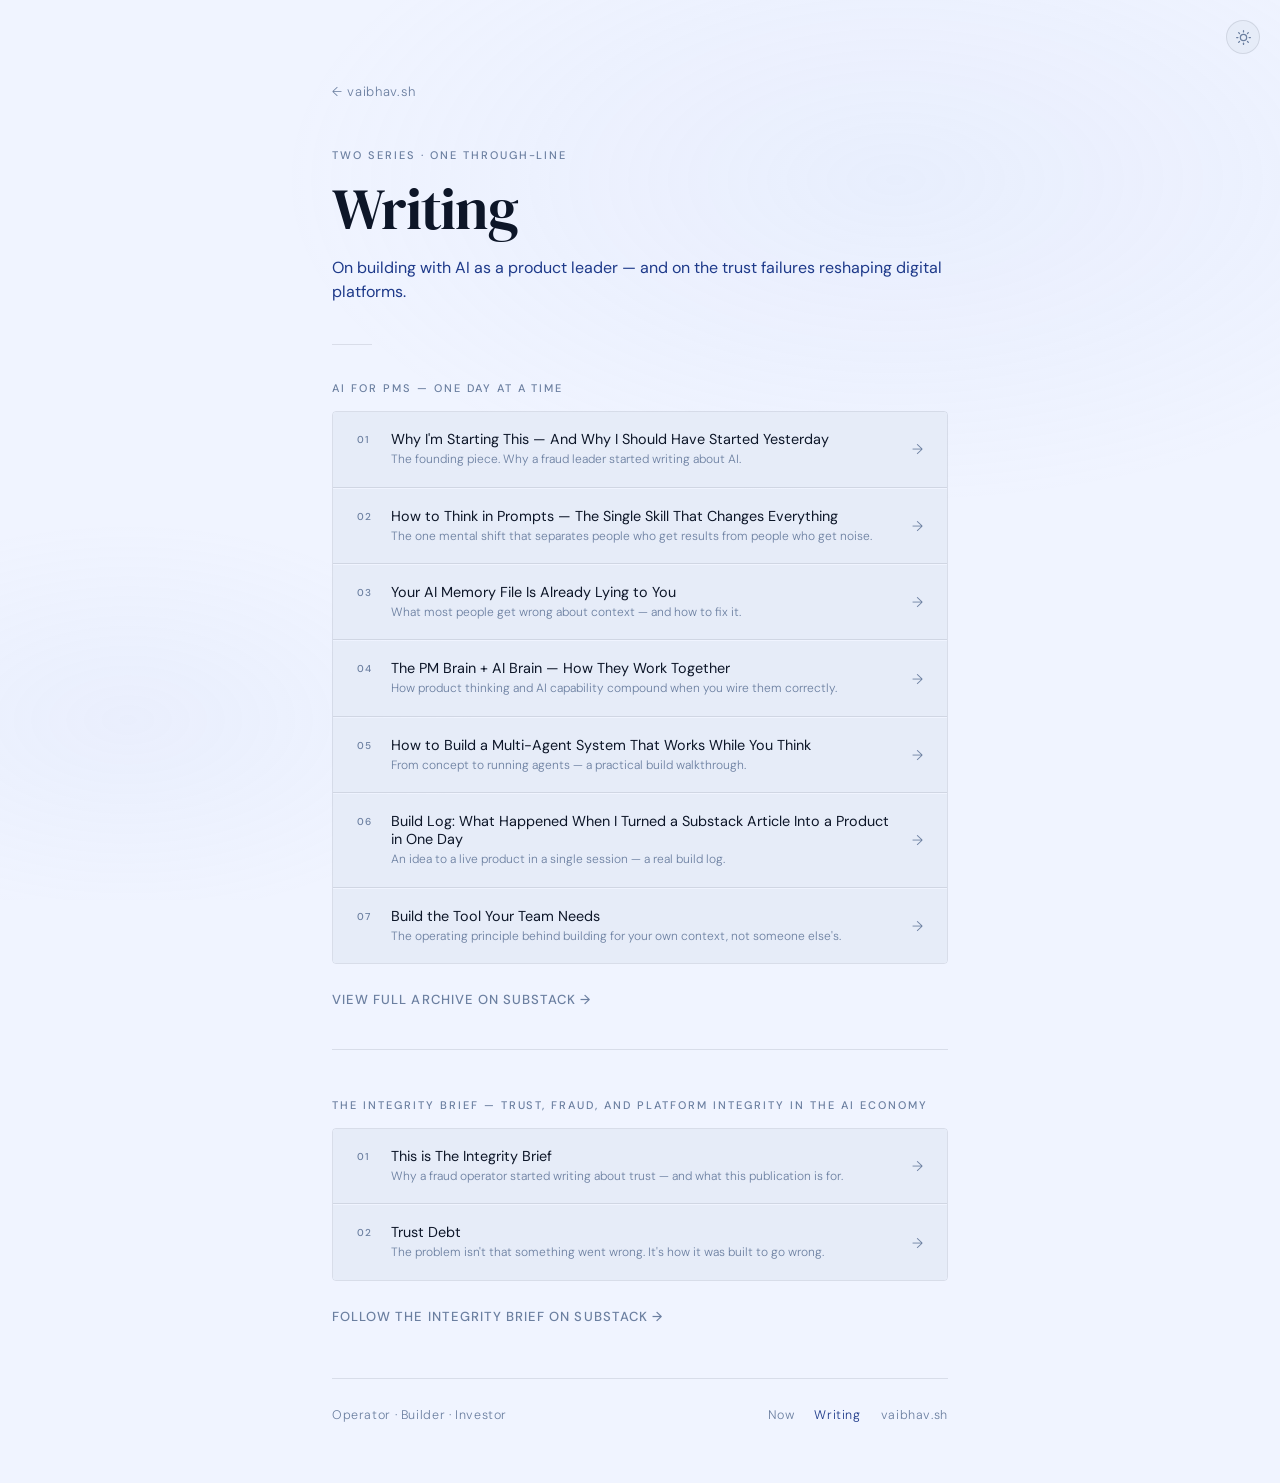
<file: writing.html>
<!DOCTYPE html>
<html lang="en">
<head>
  <meta charset="UTF-8" />
  <meta name="viewport" content="width=device-width, initial-scale=1.0"/>
  <title>Writing — Vaibhav Shrivastava</title>
  <meta name="description" content="Selected writing by Vaibhav Shrivastava on AI for product managers — building with AI, agentic systems, and the future of product work." />
  <meta property="og:type" content="website" />
  <meta property="og:url" content="https://vaibhav.sh/writing" />
  <meta property="og:title" content="Writing — Vaibhav Shrivastava" />
  <meta property="og:description" content="Selected writing on AI for product managers — building with AI, agentic systems, and the future of product work." />
  <meta property="og:image" content="https://vaibhav.sh/og-image.png" />
  <meta name="twitter:card" content="summary_large_image" />
  <meta name="twitter:image" content="https://vaibhav.sh/og-image.png" />
  <link rel="icon" href="/favicon.svg" type="image/svg+xml" />
  <link rel="preconnect" href="https://fonts.googleapis.com">
  <link rel="preconnect" href="https://fonts.gstatic.com" crossorigin>
  <link href="https://fonts.googleapis.com/css2?family=DM+Serif+Display:ital@0;1&family=DM+Sans:wght@300;400;500&display=swap" rel="stylesheet">
  <link rel="stylesheet" href="/theme.css?v=2">
  <script>(function(){var t=localStorage.getItem('theme')||(window.matchMedia('(prefers-color-scheme: light)').matches?'light':'dark');if(t==='light')document.documentElement.setAttribute('data-theme','light');}());</script>
  <style>
    :root {
      --navy:     #080e1c;
      --navy-mid: #0d1628;
      --navy-lit: #162040;
      --accent:   #c8d8f8;
      --muted:    #5a7096;
      --white:    #f0f4ff;
      --border:   rgba(200, 216, 248, 0.1);
    }

    *, *::before, *::after { box-sizing: border-box; margin: 0; padding: 0; }
    html { scroll-behavior: smooth; }

    body {
      background: var(--navy);
      color: var(--white);
      font-family: 'DM Sans', sans-serif;
      font-weight: 300;
      min-height: 100vh;
      overflow-x: hidden;
    }

    body::before {
      content: '';
      position: fixed;
      inset: 0;
      background:
        radial-gradient(ellipse 80% 60% at 70% 20%, rgba(30,60,120,0.25) 0%, transparent 60%),
        radial-gradient(ellipse 50% 40% at 10% 80%, rgba(15,35,80,0.3) 0%, transparent 55%);
      pointer-events: none;
      z-index: 0;
    }

    .wrap {
      position: relative;
      z-index: 1;
      max-width: 680px;
      margin: 0 auto;
      padding: 80px 32px 60px;
    }

    .back-link {
      display: inline-block;
      font-size: 0.82rem;
      color: var(--muted);
      text-decoration: none;
      letter-spacing: 0.05em;
      transition: color 0.2s;
      margin-bottom: 48px;
      opacity: 0;
      animation: fadeUp 0.6s ease forwards;
    }
    .back-link:hover { color: var(--accent); }

    .header {
      margin-bottom: 40px;
      opacity: 0;
      animation: fadeUp 0.8s ease 0.1s forwards;
    }

    .eyebrow {
      font-size: 11px;
      font-weight: 500;
      letter-spacing: 0.18em;
      text-transform: uppercase;
      color: var(--muted);
      margin-bottom: 16px;
    }

    h1 {
      font-family: 'DM Serif Display', serif;
      font-size: clamp(2.4rem, 6vw, 3.6rem);
      font-weight: 400;
      line-height: 1.08;
      color: var(--white);
      letter-spacing: -0.02em;
      margin-bottom: 16px;
    }

    .tagline {
      font-size: 1rem;
      color: var(--accent);
      font-weight: 400;
      line-height: 1.5;
    }

    .rule {
      width: 40px;
      height: 1px;
      background: var(--border);
      margin: 36px 0;
      opacity: 0;
      animation: fadeUp 0.8s ease 0.2s forwards;
    }

    .links {
      display: flex;
      flex-direction: column;
      gap: 1px;
      border: 1px solid var(--border);
      border-radius: 4px;
      overflow: hidden;
      opacity: 0;
      animation: fadeUp 0.8s ease 0.3s forwards;
      margin-bottom: 24px;
    }

    .link-item {
      display: flex;
      align-items: center;
      justify-content: space-between;
      padding: 18px 24px;
      background: var(--navy-mid);
      text-decoration: none;
      color: var(--white);
      transition: background 0.2s;
      border-bottom: 1px solid var(--border);
    }
    .link-item:last-child { border-bottom: none; }
    .link-item:hover { background: var(--navy-lit); }

    .link-left {
      display: flex;
      align-items: flex-start;
      gap: 16px;
      flex: 1;
      min-width: 0;
    }

    .post-num {
      font-size: 10px;
      font-weight: 500;
      letter-spacing: 0.1em;
      color: var(--muted);
      min-width: 18px;
      padding-top: 3px;
    }

    .link-label {
      font-size: 0.9rem;
      font-weight: 400;
      color: var(--white);
      margin-bottom: 3px;
    }

    .link-sub {
      font-size: 0.75rem;
      color: var(--muted);
      line-height: 1.45;
    }

    .link-arrow {
      color: var(--muted);
      font-size: 0.9rem;
      transition: transform 0.2s, color 0.2s;
      flex-shrink: 0;
      margin-left: 16px;
    }
    .link-item:hover .link-arrow {
      transform: translateX(3px);
      color: var(--accent);
    }

    .series-label {
      font-size: 11px;
      font-weight: 500;
      letter-spacing: 0.18em;
      text-transform: uppercase;
      color: var(--muted);
      margin-bottom: 16px;
      opacity: 0;
      animation: fadeUp 0.8s ease 0.25s forwards;
    }

    .series-label--second {
      margin-top: 48px;
      animation-delay: 0.5s;
    }

    .series-divider {
      height: 1px;
      background: var(--border);
      margin: 40px 0 0;
    }

    .links--second {
      animation-delay: 0.5s;
    }

    .substack-cta {
      display: inline-flex;
      align-items: center;
      gap: 8px;
      font-size: 0.82rem;
      font-weight: 500;
      letter-spacing: 0.08em;
      text-transform: uppercase;
      color: var(--muted);
      text-decoration: none;
      transition: color 0.2s;
      opacity: 0;
      animation: fadeUp 0.8s ease 0.45s forwards;
    }
    .substack-cta:hover { color: var(--accent); }

    footer {
      border-top: 1px solid var(--border);
      padding-top: 28px;
      margin-top: 52px;
      display: flex;
      justify-content: space-between;
      align-items: center;
      opacity: 0;
      animation: fadeUp 0.8s ease 0.55s forwards;
    }

    .footer-name {
      font-size: 0.78rem;
      color: var(--muted);
      letter-spacing: 0.05em;
    }

    .footer-nav {
      display: flex;
      align-items: center;
      gap: 20px;
    }

    .footer-nav-link {
      font-size: 0.78rem;
      color: var(--muted);
      text-decoration: none;
      letter-spacing: 0.05em;
      transition: color 0.2s;
    }
    .footer-nav-link:hover { color: var(--accent); }
    .footer-nav-link.active { color: var(--accent); }

    .footer-domain {
      font-size: 0.78rem;
      color: var(--muted);
      letter-spacing: 0.05em;
    }

    @keyframes fadeUp {
      from { opacity: 0; transform: translateY(16px); }
      to   { opacity: 1; transform: translateY(0); }
    }

    @media (max-width: 480px) {
      .wrap { padding: 56px 24px 48px; }
      footer { flex-direction: column; gap: 12px; text-align: center; }
      .footer-nav { justify-content: center; }
      .link-item { padding: 16px 18px; }
    }
  </style>
</head>
<body>
  <button class="theme-toggle" id="themeToggle" aria-label="Toggle theme">
    <svg class="icon-moon" viewBox="0 0 24 24"><path d="M21 12.79A9 9 0 1 1 11.21 3 7 7 0 0 0 21 12.79z"/></svg>
    <svg class="icon-sun" viewBox="0 0 24 24"><circle cx="12" cy="12" r="5"/><line x1="12" y1="1" x2="12" y2="3"/><line x1="12" y1="21" x2="12" y2="23"/><line x1="4.22" y1="4.22" x2="5.64" y2="5.64"/><line x1="18.36" y1="18.36" x2="19.78" y2="19.78"/><line x1="1" y1="12" x2="3" y2="12"/><line x1="21" y1="12" x2="23" y2="12"/><line x1="4.22" y1="19.78" x2="5.64" y2="18.36"/><line x1="18.36" y1="5.64" x2="19.78" y2="4.22"/></svg>
  </button>
  <div class="wrap">

    <a href="/" class="back-link">← vaibhav.sh</a>

    <header class="header">
      <p class="eyebrow">Two series · One through-line</p>
      <h1>Writing</h1>
      <p class="tagline">On building with AI as a product leader — and on the trust failures reshaping digital platforms.</p>
    </header>

    <div class="rule"></div>

    <p class="series-label">AI for PMs — One Day at a Time</p>

    <div class="links">

      <a class="link-item" href="https://pmstories.substack.com/p/why-im-starting-this-and-why-i-should" target="_blank" rel="noopener">
        <div class="link-left">
          <span class="post-num">01</span>
          <div>
            <div class="link-label">Why I'm Starting This — And Why I Should Have Started Yesterday</div>
            <div class="link-sub">The founding piece. Why a fraud leader started writing about AI.</div>
          </div>
        </div>
        <span class="link-arrow">→</span>
      </a>

      <a class="link-item" href="https://pmstories.substack.com/p/how-to-think-in-prompts-the-single" target="_blank" rel="noopener">
        <div class="link-left">
          <span class="post-num">02</span>
          <div>
            <div class="link-label">How to Think in Prompts — The Single Skill That Changes Everything</div>
            <div class="link-sub">The one mental shift that separates people who get results from people who get noise.</div>
          </div>
        </div>
        <span class="link-arrow">→</span>
      </a>

      <a class="link-item" href="https://pmstories.substack.com/p/your-ai-memory-file-is-already-lying" target="_blank" rel="noopener">
        <div class="link-left">
          <span class="post-num">03</span>
          <div>
            <div class="link-label">Your AI Memory File Is Already Lying to You</div>
            <div class="link-sub">What most people get wrong about context — and how to fix it.</div>
          </div>
        </div>
        <span class="link-arrow">→</span>
      </a>

      <a class="link-item" href="https://pmstories.substack.com/p/the-pm-brain-ai-brain-how-they-work" target="_blank" rel="noopener">
        <div class="link-left">
          <span class="post-num">04</span>
          <div>
            <div class="link-label">The PM Brain + AI Brain — How They Work Together</div>
            <div class="link-sub">How product thinking and AI capability compound when you wire them correctly.</div>
          </div>
        </div>
        <span class="link-arrow">→</span>
      </a>

      <a class="link-item" href="https://pmstories.substack.com/p/how-to-build-a-multi-agent-system" target="_blank" rel="noopener">
        <div class="link-left">
          <span class="post-num">05</span>
          <div>
            <div class="link-label">How to Build a Multi-Agent System That Works While You Think</div>
            <div class="link-sub">From concept to running agents — a practical build walkthrough.</div>
          </div>
        </div>
        <span class="link-arrow">→</span>
      </a>

      <a class="link-item" href="https://pmstories.substack.com/p/build-log-what-happened-when-i-turned" target="_blank" rel="noopener">
        <div class="link-left">
          <span class="post-num">06</span>
          <div>
            <div class="link-label">Build Log: What Happened When I Turned a Substack Article Into a Product in One Day</div>
            <div class="link-sub">An idea to a live product in a single session — a real build log.</div>
          </div>
        </div>
        <span class="link-arrow">→</span>
      </a>

      <a class="link-item" href="https://pmstories.substack.com/p/build-the-tool-your-team-needs" target="_blank" rel="noopener">
        <div class="link-left">
          <span class="post-num">07</span>
          <div>
            <div class="link-label">Build the Tool Your Team Needs</div>
            <div class="link-sub">The operating principle behind building for your own context, not someone else's.</div>
          </div>
        </div>
        <span class="link-arrow">→</span>
      </a>

    </div>

    <a class="substack-cta" href="https://pmstories.substack.com/archive" target="_blank" rel="noopener">
      View full archive on Substack →
    </a>

    <div class="series-divider"></div>

    <p class="series-label series-label--second">The Integrity Brief — Trust, fraud, and platform integrity in the AI economy</p>

    <div class="links links--second">

      <a class="link-item" href="https://theintegritybrief.substack.com/p/coming-soon" target="_blank" rel="noopener">
        <div class="link-left">
          <span class="post-num">01</span>
          <div>
            <div class="link-label">This is The Integrity Brief</div>
            <div class="link-sub">Why a fraud operator started writing about trust — and what this publication is for.</div>
          </div>
        </div>
        <span class="link-arrow">→</span>
      </a>

      <a class="link-item" href="https://theintegritybrief.substack.com/p/trust-debt" target="_blank" rel="noopener">
        <div class="link-left">
          <span class="post-num">02</span>
          <div>
            <div class="link-label">Trust Debt</div>
            <div class="link-sub">The problem isn't that something went wrong. It's how it was built to go wrong.</div>
          </div>
        </div>
        <span class="link-arrow">→</span>
      </a>

    </div>

    <a class="substack-cta" href="https://theintegritybrief.substack.com" target="_blank" rel="noopener">
      Follow The Integrity Brief on Substack →
    </a>

    <footer>
      <span class="footer-name">Operator · Builder · Investor</span>
      <nav class="footer-nav">
        <a href="/now" class="footer-nav-link">Now</a>
        <a href="/writing" class="footer-nav-link active">Writing</a>
        <span class="footer-domain">vaibhav.sh</span>
      </nav>
    </footer>

  </div>
  <script src="/theme.js" defer></script>
</body>
</html>
</file>
<file: theme.css>
/* Light theme variable overrides */
html[data-theme="light"] {
  --navy:     #f0f4ff;
  --navy-mid: #e6ecf8;
  --navy-lit: #d9e2f4;
  --accent:   #1e3a8a;
  --muted:    #6b7fa0;
  --white:    #0d1628;
  --border:   rgba(13, 22, 40, 0.1);
}

/* Tone down the gradient overlay in light mode */
html[data-theme="light"] body::before {
  background:
    radial-gradient(ellipse 80% 60% at 70% 20%, rgba(180, 200, 240, 0.12) 0%, transparent 60%),
    radial-gradient(ellipse 50% 40% at 10% 80%, rgba(160, 185, 230, 0.08) 0%, transparent 55%);
}

/* Override hardcoded rgba text colours (light bg equivalents) */
html[data-theme="light"] .bio {
  color: rgba(13, 22, 40, 0.72);
}

html[data-theme="light"] .contact-intent {
  color: rgba(13, 22, 40, 0.55);
}

html[data-theme="light"] .prose p {
  color: rgba(13, 22, 40, 0.70);
}

html[data-theme="light"] .pattern-body,
html[data-theme="light"] .agent-desc {
  color: rgba(13, 22, 40, 0.55);
}

html[data-theme="light"] .now-body {
  color: rgba(13, 22, 40, 0.65);
}

html[data-theme="light"] .now-body em {
  color: rgba(13, 22, 40, 0.82);
}

html[data-theme="light"] .link-item {
  color: var(--white);
}

/* Thesis pull-quote on index uses --accent colour — already flips via variable */

/* Theme toggle button */
.theme-toggle {
  position: fixed;
  top: 20px;
  right: 20px;
  width: 34px;
  height: 34px;
  border-radius: 50%;
  border: 1px solid var(--border);
  background: var(--navy-mid);
  color: var(--muted);
  cursor: pointer;
  display: flex;
  align-items: center;
  justify-content: center;
  transition: background 0.2s, border-color 0.2s, color 0.2s;
  z-index: 200;
  padding: 0;
}

.theme-toggle:hover {
  background: var(--navy-lit);
  color: var(--accent);
  border-color: rgba(200, 216, 248, 0.3);
}

html[data-theme="light"] .theme-toggle:hover {
  border-color: rgba(13, 22, 40, 0.25);
}

.theme-toggle svg {
  width: 15px;
  height: 15px;
  stroke: currentColor;
  fill: none;
  stroke-width: 2;
  stroke-linecap: round;
  stroke-linejoin: round;
}

/* Dark mode: show moon. Light mode: show sun. */
.icon-sun  { display: none; }
.icon-moon { display: block; }

html[data-theme="light"] .icon-sun  { display: block; }
html[data-theme="light"] .icon-moon { display: none; }
</file>
